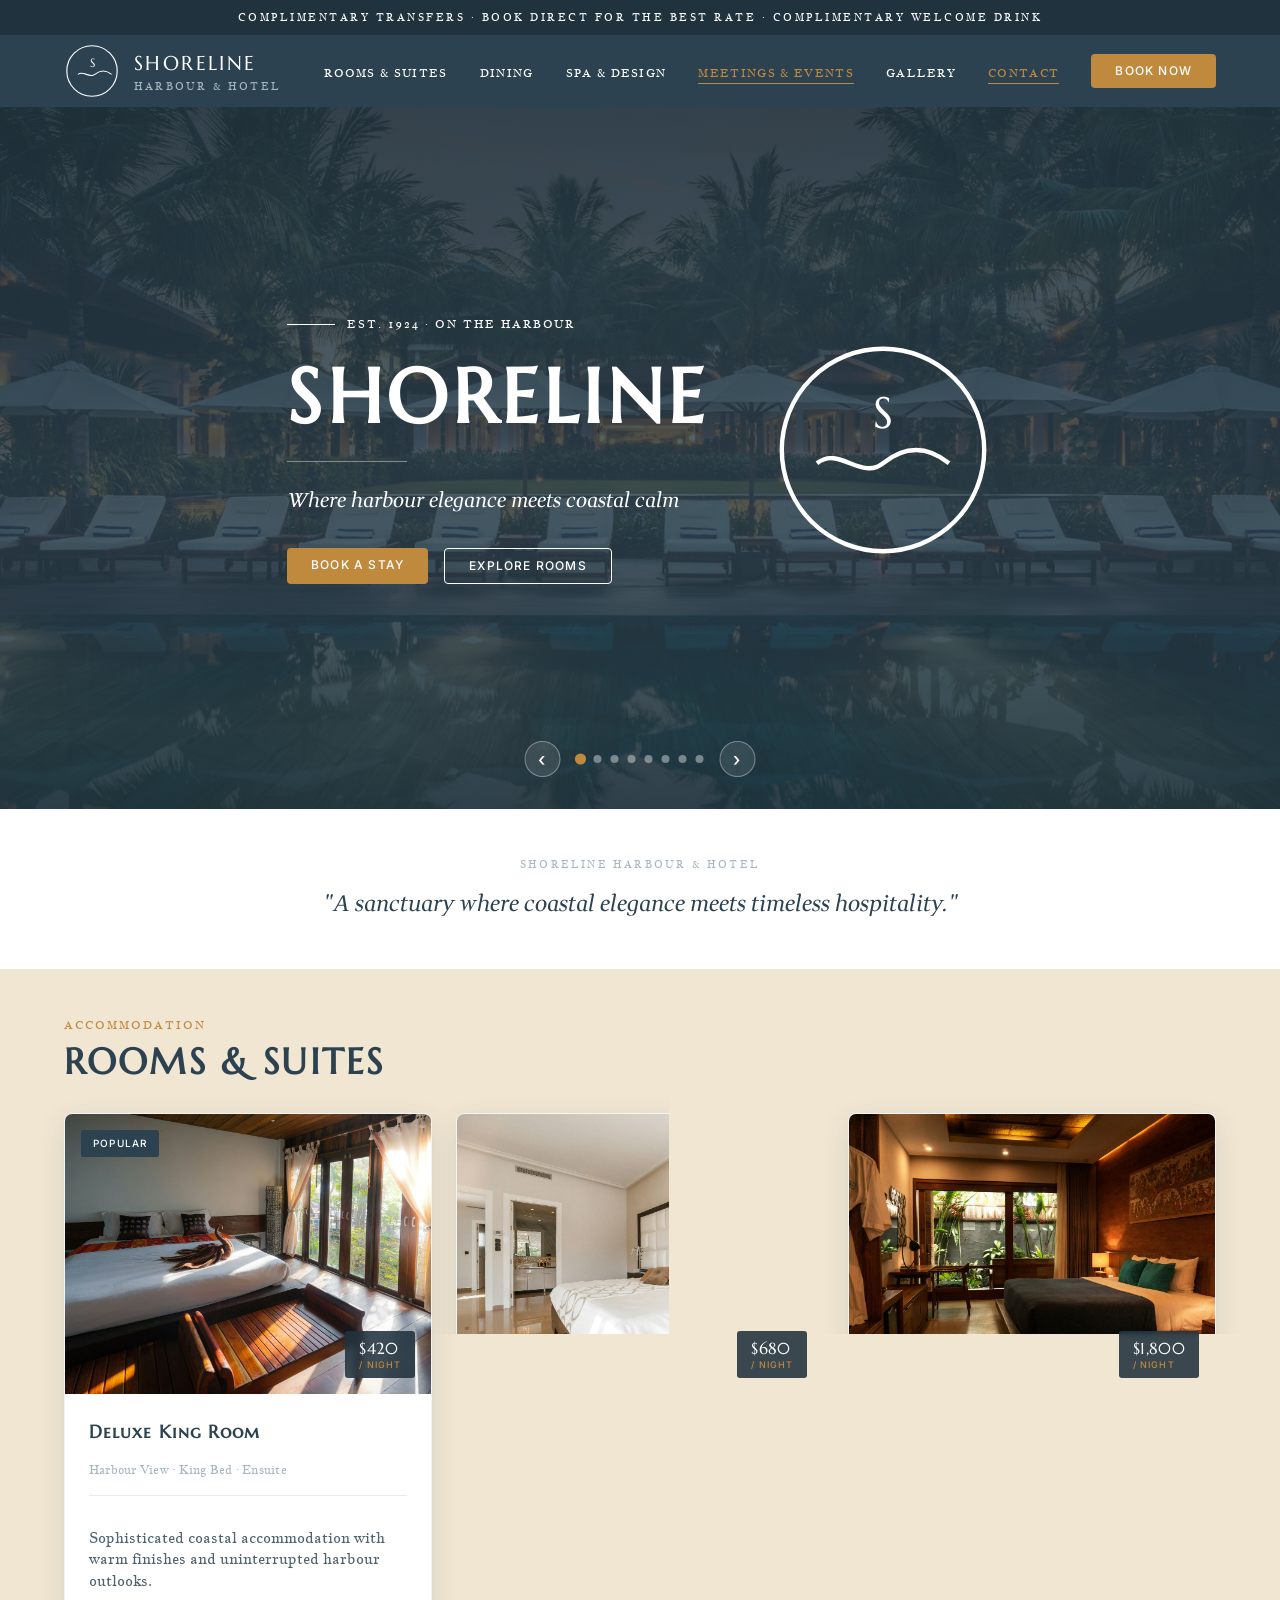
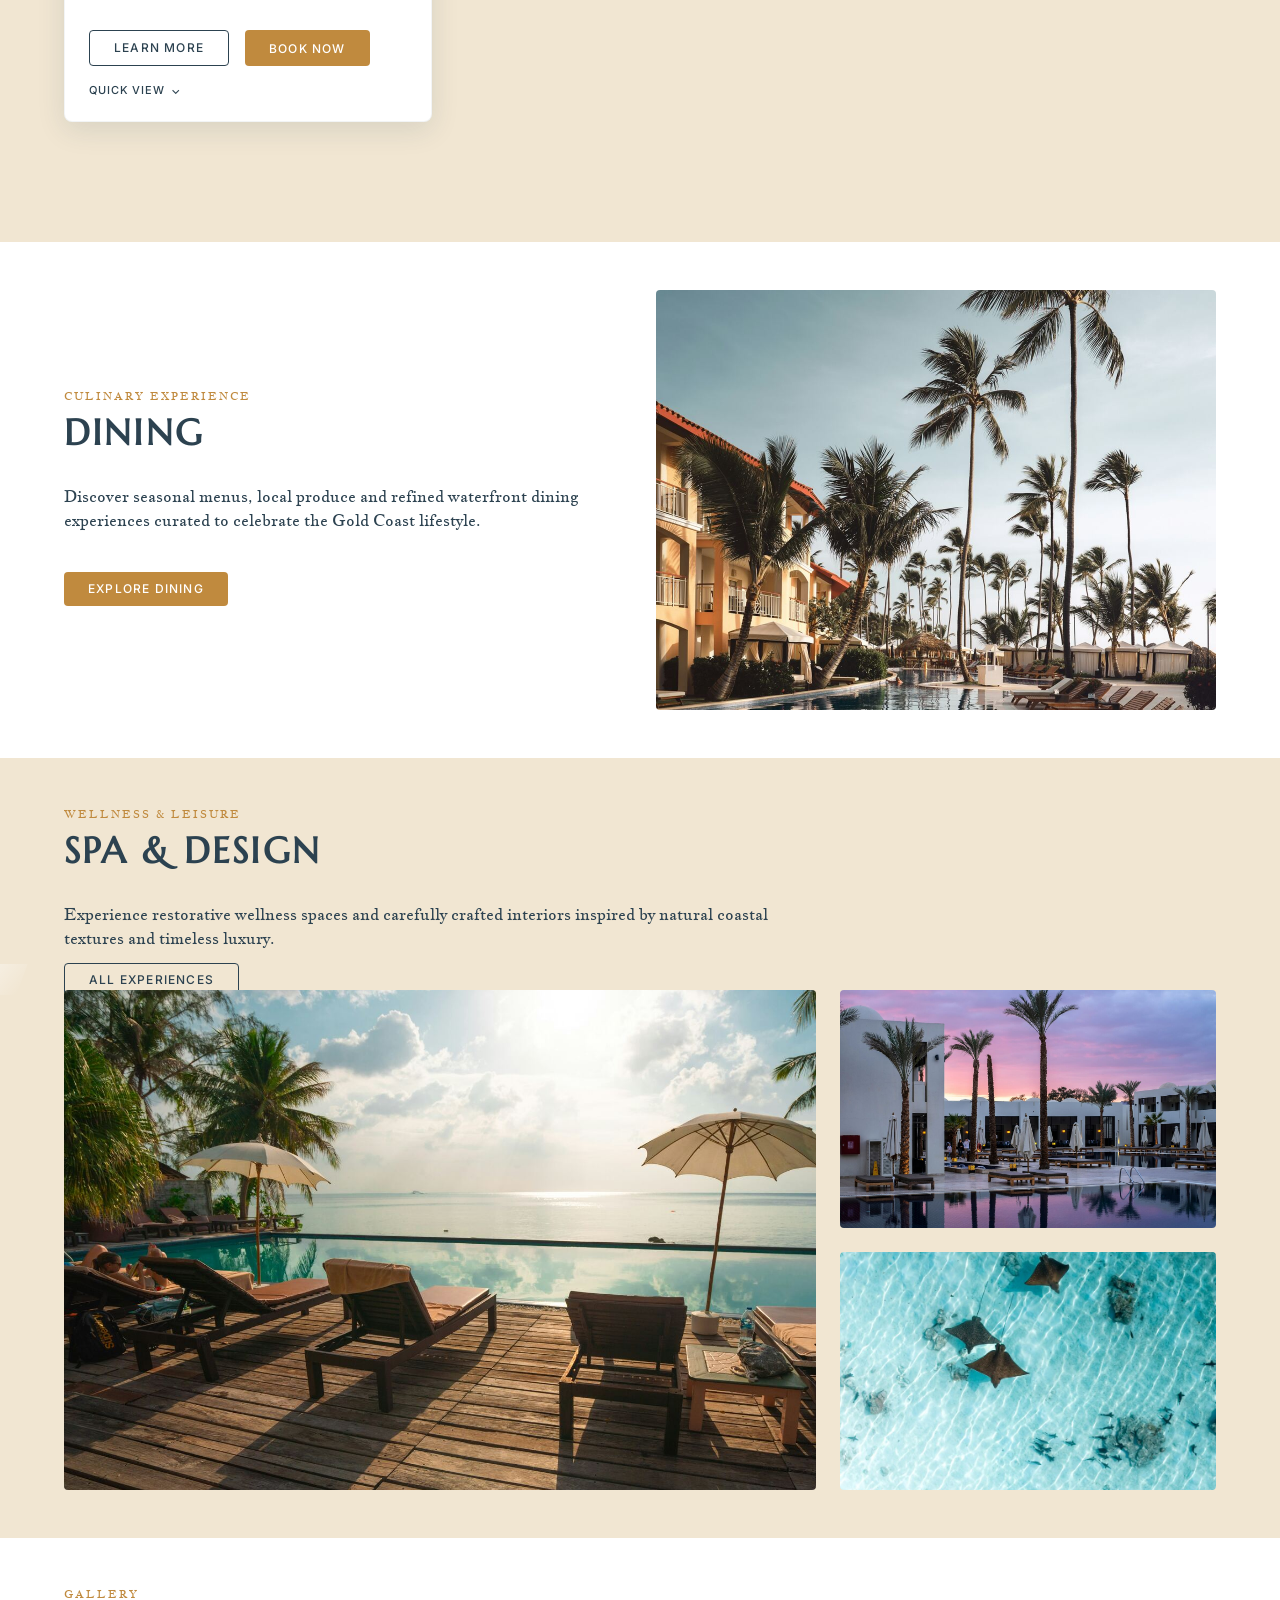
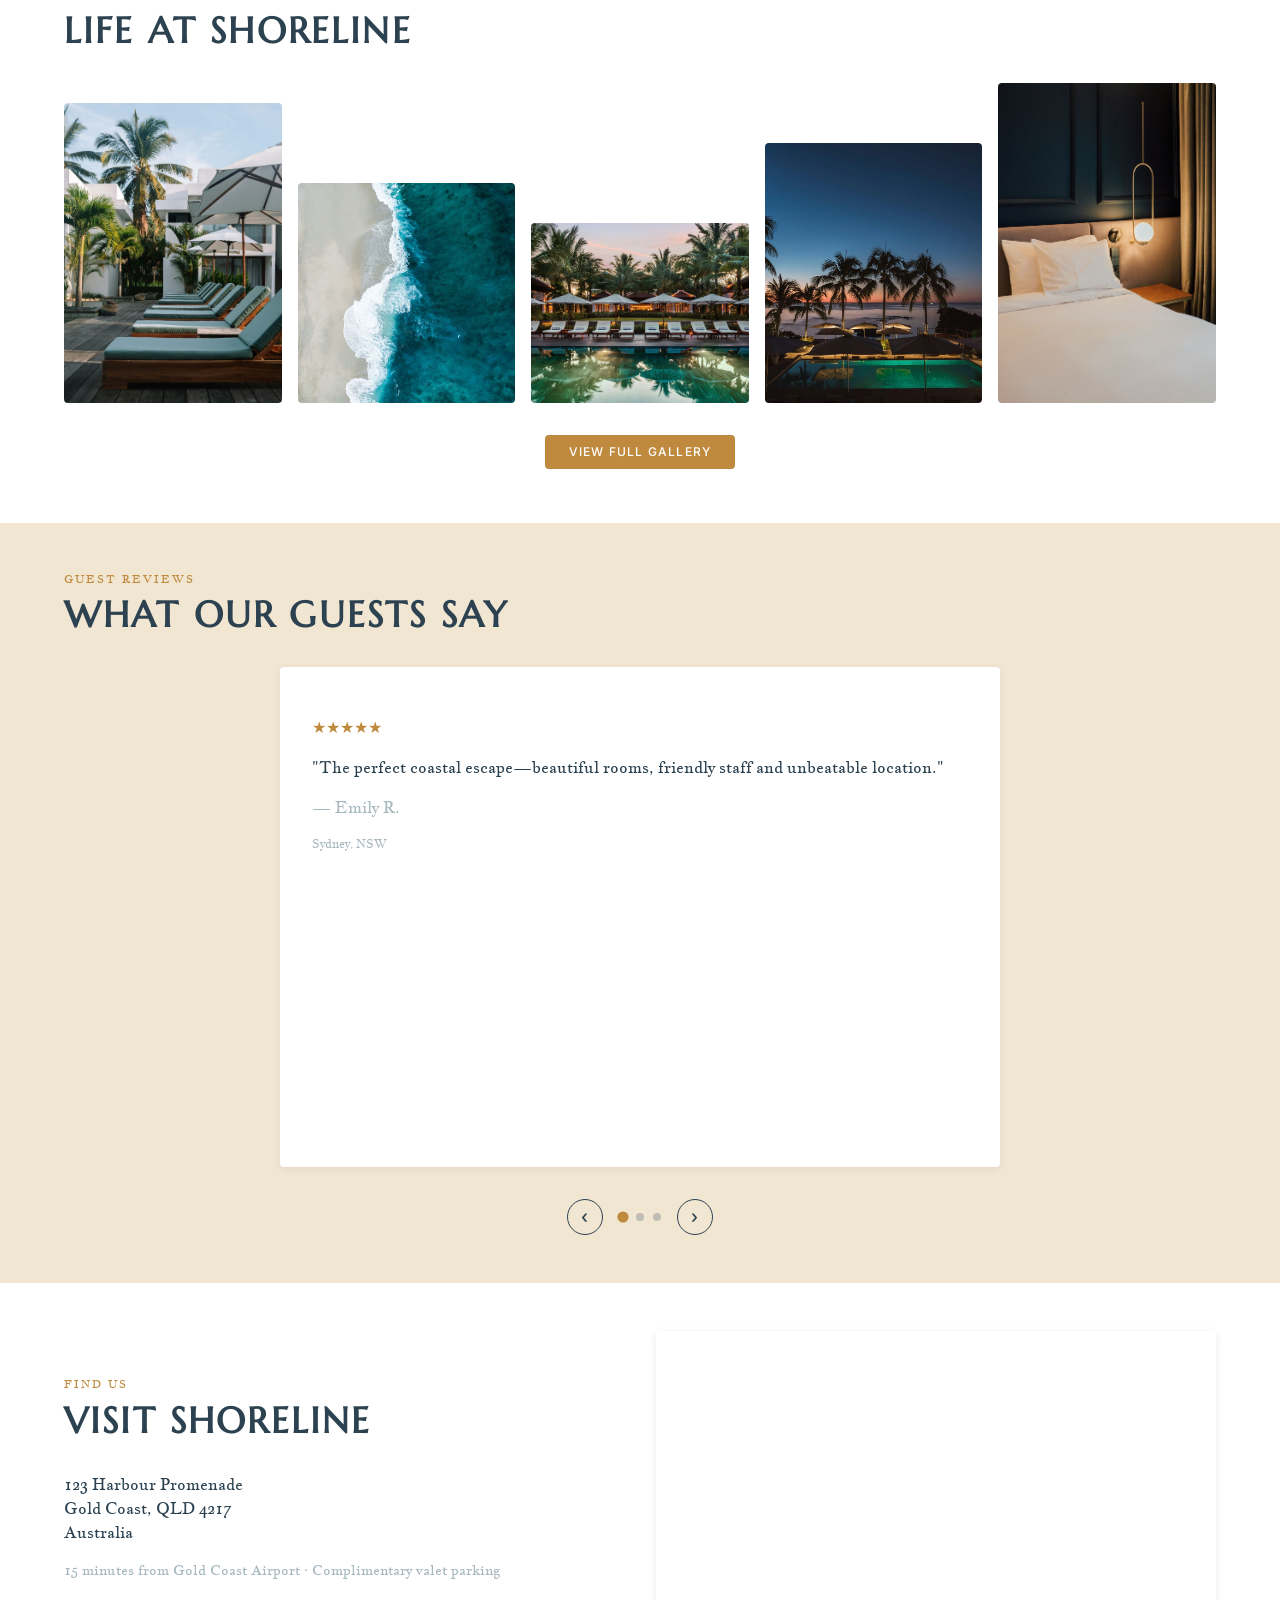
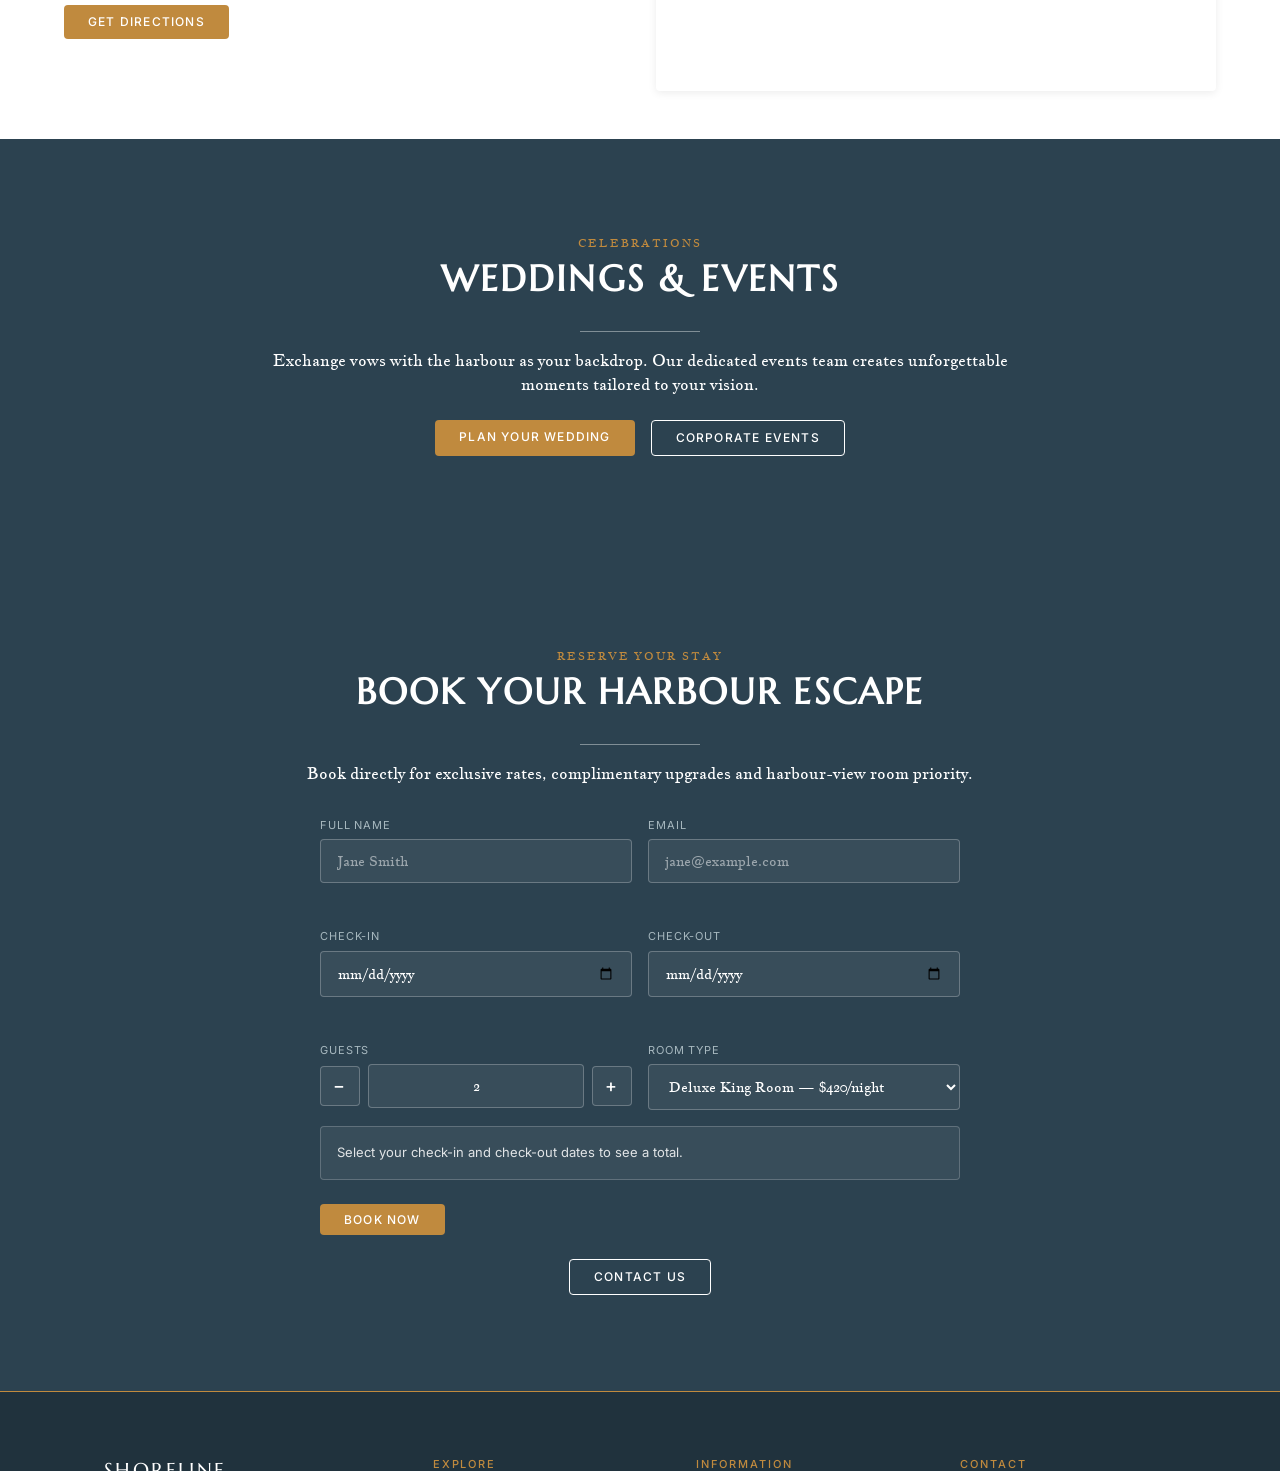
<file: index.html>
<!DOCTYPE html>
<html lang="en">
<head>
  <meta charset="UTF-8">
  <meta name="viewport" content="width=device-width, initial-scale=1">
  <title>Shoreline Harbour & Hotel</title>
  <meta name="description" content="Boutique harbour-front hotel on the Gold Coast. Book rooms & suites, dine waterfront, and unwind at our spa — reserve directly for the best rate.">

  <link rel="icon" type="image/svg+xml" href="favicon.svg">
  <link rel="icon" type="image/png" sizes="32x32" href="favicon-32.png">
  <link rel="icon" type="image/png" sizes="16x16" href="favicon-16.png">
  <link rel="apple-touch-icon" href="apple-touch-icon.png">

  <meta property="og:type" content="website">
  <meta property="og:site_name" content="Shoreline Harbour & Hotel">
  <meta property="og:title" content="Shoreline Harbour & Hotel">
  <meta property="og:description" content="Boutique harbour-front hotel on the Gold Coast. Book rooms & suites, dine waterfront, and unwind at our spa — reserve directly for the best rate.">
  <meta property="og:image" content="og-image.jpg">
  <meta property="og:url" content="index.html">
  <meta name="twitter:card" content="summary_large_image">
  <meta name="twitter:title" content="Shoreline Harbour & Hotel">
  <meta name="twitter:description" content="Boutique harbour-front hotel on the Gold Coast. Book rooms & suites, dine waterfront, and unwind at our spa.">
  <meta name="twitter:image" content="og-image.jpg">

  <!-- Update "url"/"image" to absolute URLs once this site has a public domain -->
  <script type="application/ld+json">
  {
    "@context": "https://schema.org",
    "@type": "Hotel",
    "name": "Shoreline Harbour & Hotel",
    "description": "Boutique harbour-front hotel on the Gold Coast offering rooms & suites, waterfront dining and a poolside spa.",
    "image": "og-image.jpg",
    "url": "index.html",
    "priceRange": "$420-$1800",
    "address": {
      "@type": "PostalAddress",
      "streetAddress": "123 Harbour Promenade",
      "addressLocality": "Gold Coast",
      "addressRegion": "QLD",
      "postalCode": "4217",
      "addressCountry": "AU"
    },
    "geo": {
      "@type": "GeoCoordinates",
      "latitude": -27.9978,
      "longitude": 153.4310
    },
    "starRating": {
      "@type": "Rating",
      "ratingValue": "5"
    },
    "amenityFeature": [
      { "@type": "LocationFeatureSpecification", "name": "Free WiFi" },
      { "@type": "LocationFeatureSpecification", "name": "Spa" },
      { "@type": "LocationFeatureSpecification", "name": "Waterfront Dining" },
      { "@type": "LocationFeatureSpecification", "name": "Valet Parking" }
    ]
  }
  </script>

  <link rel="stylesheet" href="styles.css">
</head>
<body>

  <div id="scroll-progress"></div>

  <div class="announcement-bar">
    COMPLIMENTARY TRANSFERS · BOOK DIRECT FOR THE BEST RATE ·
    COMPLIMENTARY WELCOME DRINK
  </div>

  <header>

    <nav aria-label="Primary">

      <a href="#hero" class="logo">

        <div class="logo-icon">

          <svg viewBox="0 0 100 100" aria-hidden="true">
            <circle cx="50" cy="50" r="45" fill="none" stroke="currentColor" stroke-width="2"/>
            <path
              d="M25 56 C35 48,45 64,55 56
                 S75 48,85 56"
              fill="none"
              stroke="currentColor"
              stroke-width="2"
            />
            <text x="50" y="42" text-anchor="middle">S</text>
          </svg>

        </div>

        <div class="logo-text">
          <span class="logo-title">SHORELINE</span>
          <span class="logo-subtitle">HARBOUR &amp; HOTEL</span>
        </div>

      </a>

      <button class="nav-toggle" aria-label="Open menu" aria-expanded="false">
        <span></span>
        <span></span>
        <span></span>
      </button>

      <ul class="nav-links">
        <li><a href="rooms.html">Rooms &amp; Suites</a></li>
        <li><a href="#dining">Dining</a></li>
        <li><a href="#spa">Spa &amp; Design</a></li>
        <li><a href="#events">Meetings &amp; Events</a></li>
        <li><a href="gallery.html">Gallery</a></li>
        <li><a href="#events">Contact</a></li>
      </ul>

      <a href="#events" class="nav-book-btn">Book Now</a>

    </nav>

  </header>

  <main>

    <section id="hero">

      <div class="hero-slides" aria-hidden="true">
        <div class="hero-slide active" style="background-image:url('images/gallery-sunset-poolside.jpg')"></div>
        <div class="hero-slide" style="background-image:url('images/gallery-night-pool.jpg')"></div>
        <div class="hero-slide" style="background-image:url('images/spa-poolside.jpg')"></div>
        <div class="hero-slide" style="background-image:url('images/dining-terrace.jpg')"></div>
        <div class="hero-slide" style="background-image:url('images/gallery-aerial-beach.jpg')"></div>
        <div class="hero-slide" style="background-image:url('images/spa-sunset-lounge.jpg')"></div>
        <div class="hero-slide" style="background-image:url('images/gallery-resort-loungers.jpg')"></div>
        <div class="hero-slide" style="background-image:url('images/spa-stingray-lagoon.jpg')"></div>
      </div>
      <div class="hero-overlay" aria-hidden="true"></div>

      <div class="hero-controls">
        <button class="hero-arrow hero-arrow-prev" aria-label="Previous photo">‹</button>
        <div class="hero-dots" role="tablist" aria-label="Hero photo selector">
          <button class="hero-dot active" role="tab" aria-selected="true" aria-label="Show photo 1 of 8"></button>
          <button class="hero-dot" role="tab" aria-selected="false" aria-label="Show photo 2 of 8"></button>
          <button class="hero-dot" role="tab" aria-selected="false" aria-label="Show photo 3 of 8"></button>
          <button class="hero-dot" role="tab" aria-selected="false" aria-label="Show photo 4 of 8"></button>
          <button class="hero-dot" role="tab" aria-selected="false" aria-label="Show photo 5 of 8"></button>
          <button class="hero-dot" role="tab" aria-selected="false" aria-label="Show photo 6 of 8"></button>
          <button class="hero-dot" role="tab" aria-selected="false" aria-label="Show photo 7 of 8"></button>
          <button class="hero-dot" role="tab" aria-selected="false" aria-label="Show photo 8 of 8"></button>
        </div>
        <button class="hero-arrow hero-arrow-next" aria-label="Next photo">›</button>
      </div>

      <div class="container hero-layout">

        <div class="hero-content">

          <div class="hero-label">
            <span class="hero-line"></span>
            EST. 1924 · ON THE HARBOUR
          </div>

          <h1>SHORELINE</h1>

          <hr class="hero-divider">

          <p class="tagline">
            Where harbour elegance meets coastal calm
          </p>

          <div class="hero-buttons">
            <a href="#events" class="nav-book-btn">Book a Stay</a>
            <a href="rooms.html" class="outline-button">Explore Rooms</a>
          </div>

        </div>

        <div class="hero-emblem">

          <svg viewBox="0 0 100 100" aria-hidden="true">
            <circle cx="50" cy="50" r="46" fill="none" stroke="currentColor" stroke-width="2"/>
            <path
              d="M20 56
                 C30 48,40 64,50 56
                 S70 48,80 56"
              fill="none"
              stroke="currentColor"
              stroke-width="2"
            />
            <text x="50" y="40" text-anchor="middle">S</text>
          </svg>

        </div>

      </div>

    </section>

    <section id="quote-band">

      <div class="container">
        <p class="quote-band-label">SHORELINE HARBOUR &amp; HOTEL</p>
        <p class="quote-band-text reveal">
          "A sanctuary where coastal elegance meets timeless hospitality."
        </p>
      </div>

    </section>

    <section id="rooms">

      <div class="container">

        <div class="section-label">Accommodation</div>
        <h2>Rooms & Suites</h2>

        <div class="rooms-grid reveal-grid">

          <article class="room-card reveal">
            <div class="image-placeholder">
              <img src="images/deluxe-king-room.jpg" alt="Deluxe King Room with harbour view" loading="lazy" width="1400" height="933">
              <span class="room-badge">Popular</span>
              <span class="room-price-badge">$420<span class="per-night">/ Night</span></span>
            </div>
            <div class="room-card-body">
              <h3>Deluxe King Room</h3>
              <p class="room-meta">Harbour View · King Bed · Ensuite</p>
              <p>
                Sophisticated coastal accommodation with warm finishes and
                uninterrupted harbour outlooks.
              </p>

              <div class="button-group">
                <a href="rooms.html#room-deluxe" class="btn-outline">Learn More</a>
                <button class="book-room-btn" data-room="Deluxe King Room">Book Now</button>
              </div>

              <button class="quick-view-toggle" aria-expanded="false">
                Quick View <span class="chevron">⌄</span>
              </button>
              <ul class="quick-view-amenities">
                <li>Free WiFi</li>
                <li>Air Conditioning</li>
                <li>Mini Bar</li>
                <li>Smart TV</li>
              </ul>
            </div>
          </article>

          <article class="room-card reveal">
            <div class="image-placeholder">
              <img src="images/junior-suite-room.jpg" alt="Junior Suite lounge area" loading="lazy" width="1400" height="933">
              <span class="room-badge">Best Value</span>
              <span class="room-price-badge">$680<span class="per-night">/ Night</span></span>
            </div>
            <div class="room-card-body">
              <h3>Junior Suite</h3>
              <p class="room-meta">Lounge Area · Premium Views · Ensuite</p>
              <p>
                Spacious suite designed for extended stays with refined luxury
                throughout.
              </p>

              <div class="button-group">
                <a href="rooms.html#room-junior" class="btn-outline">Learn More</a>
                <button class="book-room-btn" data-room="Junior Suite">Book Now</button>
              </div>

              <button class="quick-view-toggle" aria-expanded="false">
                Quick View <span class="chevron">⌄</span>
              </button>
              <ul class="quick-view-amenities">
                <li>Free WiFi</li>
                <li>Separate Lounge</li>
                <li>Nespresso Machine</li>
                <li>Bathrobe &amp; Slippers</li>
              </ul>
            </div>
          </article>

          <article class="room-card reveal">
            <div class="image-placeholder">
              <img src="images/penthouse-suite-room.jpg" alt="Penthouse Suite with private terrace" loading="lazy" width="1400" height="933">
              <span class="room-badge">Signature</span>
              <span class="room-price-badge">$1,800<span class="per-night">/ Night</span></span>
            </div>
            <div class="room-card-body">
              <h3>Penthouse Suite</h3>
              <p class="room-meta">Private Terrace · Harbour Panorama · Luxury Bath</p>
              <p>
                The ultimate Shoreline experience with expansive interiors and
                signature services.
              </p>

              <div class="button-group">
                <a href="rooms.html#room-penthouse" class="btn-outline">Learn More</a>
                <button class="book-room-btn" data-room="Penthouse Suite">Book Now</button>
              </div>

              <button class="quick-view-toggle" aria-expanded="false">
                Quick View <span class="chevron">⌄</span>
              </button>
              <ul class="quick-view-amenities">
                <li>Private Terrace</li>
                <li>Butler Service</li>
                <li>Complimentary Breakfast</li>
                <li>Full Mini Bar</li>
              </ul>
            </div>
          </article>

        </div>

        <div class="section-cta">
          <a href="rooms.html" class="section-link">View All Rooms</a>
        </div>

      </div>

    </section>

    <section id="dining">

      <div class="container dining-layout">

        <div class="reveal">

          <div class="section-label">Culinary Experience</div>
          <h2>Dining</h2>

          <p>
            Discover seasonal menus, local produce and refined waterfront
            dining experiences curated to celebrate the Gold Coast lifestyle.
          </p>

          <a href="#dining" class="section-link section-btn">Explore Dining</a>

        </div>

        <div class="image-placeholder large-image reveal"><img src="images/dining-terrace.jpg" alt="Waterfront dining terrace at Shoreline" loading="lazy" width="1120" height="1400"></div>

      </div>

    </section>

    <section id="spa">

      <div class="container">

        <div class="section-label">Wellness & Leisure</div>
        <h2>Spa & Design</h2>

        <p class="section-intro">
          Experience restorative wellness spaces and carefully crafted
          interiors inspired by natural coastal textures and timeless luxury.
        </p>

        <a href="gallery.html" class="outline-dark section-btn">All Experiences</a>

        <div class="spa-grid">

          <div class="image-placeholder spa-large reveal"><img src="images/spa-poolside.jpg" alt="Poolside spa area" loading="lazy" width="1400" height="1120"></div>

          <div class="spa-side reveal-grid">
            <div class="image-placeholder spa-small reveal"><img src="images/spa-sunset-lounge.jpg" alt="Sunset spa lounge" loading="lazy" width="1400" height="933"></div>
            <div class="image-placeholder spa-small reveal"><img src="images/spa-stingray-lagoon.jpg" alt="Stingray lagoon spa" loading="lazy" width="894" height="1400"></div>
          </div>

        </div>

      </div>

    </section>

    <section id="gallery">

      <div class="container">

        <div class="section-label">Gallery</div>
        <h2>Life at Shoreline</h2>

        <div class="gallery-grid reveal-grid">

          <div class="image-placeholder reveal"><img src="images/gallery-resort-loungers.jpg" alt="Resort loungers" loading="lazy" width="1120" height="1400"></div>
          <div class="image-placeholder reveal"><img src="images/gallery-aerial-beach.jpg" alt="Aerial view of the beach" loading="lazy" width="787" height="1400"></div>
          <div class="image-placeholder reveal"><img src="images/gallery-sunset-poolside.jpg" alt="Sunset by the poolside" loading="lazy" width="1400" height="933"></div>
          <div class="image-placeholder reveal"><img src="images/gallery-night-pool.jpg" alt="Pool at night" loading="lazy" width="1400" height="935"></div>
          <div class="image-placeholder reveal"><img src="images/gallery-bedside-lamp.jpg" alt="Bedside lamp detail" loading="lazy" width="934" height="1400"></div>

        </div>

        <div class="section-cta">
          <a href="gallery.html" class="section-link">View Full Gallery</a>
        </div>

      </div>

    </section>

    <section id="testimonials">

      <div class="container">

        <div class="section-label">Guest Reviews</div>
        <h2>What Our Guests Say</h2>

        <div class="testimonial-carousel reveal">

          <div class="testimonial-track">

            <article class="testimonial-card active">
              <p class="star-rating">★★★★★</p>
              <blockquote>
                "The perfect coastal escape—beautiful rooms,
                friendly staff and unbeatable location."
              </blockquote>
              <p class="guest-name">— Emily R.</p>
              <p class="guest-location">Sydney, NSW</p>
            </article>

            <article class="testimonial-card">
              <p class="star-rating">★★★★☆</p>
              <blockquote>
                "Loved the rooftop pool and the relaxed boutique vibe.
                We'll definitely be back."
              </blockquote>
              <p class="guest-name">— Daniel K.</p>
              <p class="guest-location">Melbourne, VIC</p>
            </article>

            <article class="testimonial-card">
              <p class="star-rating">★★★★★</p>
              <blockquote>
                "Thoughtful details everywhere from the décor to the service.
                Felt truly looked after."
              </blockquote>
              <p class="guest-name">— Sophia L.</p>
              <p class="guest-location">London, UK</p>
            </article>

          </div>

          <div class="testimonial-controls">
            <button class="carousel-arrow carousel-prev" aria-label="Previous review">‹</button>
            <div class="carousel-dots" role="tablist" aria-label="Guest review selector">
              <button class="carousel-dot active" role="tab" aria-selected="true" aria-label="Show review 1 of 3"></button>
              <button class="carousel-dot" role="tab" aria-selected="false" aria-label="Show review 2 of 3"></button>
              <button class="carousel-dot" role="tab" aria-selected="false" aria-label="Show review 3 of 3"></button>
            </div>
            <button class="carousel-arrow carousel-next" aria-label="Next review">›</button>
          </div>

        </div>

      </div>

    </section>

    <section id="location">

      <div class="container location-layout">

        <div class="reveal">

          <div class="section-label">Find Us</div>
          <h2>Visit Shoreline</h2>

          <p>
            123 Harbour Promenade<br>
            Gold Coast, QLD 4217<br>
            Australia
          </p>

          <p class="location-meta">
            15 minutes from Gold Coast Airport · Complimentary valet parking
          </p>

          <a
            href="https://maps.google.com/?q=-27.9978,153.4310"
            target="_blank"
            rel="noopener"
            class="section-link"
          >Get Directions</a>

        </div>

        <div class="map-embed reveal">
          <iframe
            src="https://maps.google.com/maps?q=-27.9978,153.4310&z=16&output=embed"
            title="Map showing Shoreline Harbour & Hotel's location on the Gold Coast"
            loading="lazy"
            referrerpolicy="no-referrer-when-downgrade"
          ></iframe>
        </div>

      </div>

    </section>

    <section id="weddings">

      <div class="container weddings-content">

        <div class="section-label">Celebrations</div>

        <h2>Weddings & Events</h2>

        <hr class="events-divider">

        <p>
          Exchange vows with the harbour as your backdrop. Our dedicated
          events team creates unforgettable moments tailored to your vision.
        </p>

        <div class="hero-buttons weddings-buttons">
          <a href="mailto:reservations@shoreline.com.au?subject=Wedding%20Enquiry" class="nav-book-btn">Plan Your Wedding</a>
          <a href="mailto:reservations@shoreline.com.au?subject=Corporate%20Event%20Enquiry" class="outline-button">Corporate Events</a>
        </div>

      </div>

    </section>

    <section id="events">

      <div class="container events-content">

        <div class="events-label">RESERVE YOUR STAY</div>

        <h2>Book Your Harbour Escape</h2>

        <hr class="events-divider">

        <p>
          Book directly for exclusive rates, complimentary upgrades and
          harbour-view room priority.
        </p>

        <form class="booking-form" id="booking-form" novalidate>

          <div>
            <label for="booking-name">Full Name</label>
            <input type="text" id="booking-name" name="name" placeholder="Jane Smith" autocomplete="name">
            <p class="field-error" data-error-for="booking-name"></p>
          </div>

          <div>
            <label for="booking-email">Email</label>
            <input type="email" id="booking-email" name="email" placeholder="jane@example.com" autocomplete="email">
            <p class="field-error" data-error-for="booking-email"></p>
          </div>

          <div>
            <label for="booking-checkin">Check-In</label>
            <input type="date" id="booking-checkin" name="checkin" autocomplete="off">
            <p class="field-error" data-error-for="booking-checkin"></p>
          </div>

          <div>
            <label for="booking-checkout">Check-Out</label>
            <input type="date" id="booking-checkout" name="checkout" autocomplete="off">
            <p class="field-error" data-error-for="booking-checkout"></p>
          </div>

          <div>
            <label for="booking-guests">Guests</label>
            <div class="guest-stepper">
              <button type="button" class="stepper-btn stepper-decrease" aria-label="Decrease guests">−</button>
              <input type="number" id="booking-guests" name="guests" value="2" min="1" max="8" readonly inputmode="numeric" aria-live="polite">
              <button type="button" class="stepper-btn stepper-increase" aria-label="Increase guests">+</button>
            </div>
          </div>

          <div>
            <label for="booking-room">Room Type</label>
            <select id="booking-room" name="room">
              <option value="Deluxe King Room">Deluxe King Room — $420/night</option>
              <option value="Junior Suite">Junior Suite — $680/night</option>
              <option value="Penthouse Suite">Penthouse Suite — $1,800/night</option>
            </select>
          </div>

          <div class="field-full booking-summary" id="booking-summary" aria-live="polite">
            <span class="booking-summary-detail" id="booking-summary-detail">Select your check-in and check-out dates to see a total.</span>
            <span class="booking-summary-total" id="booking-summary-total"></span>
          </div>

          <div class="field-full">
            <button type="submit" class="booking-submit">Book Now</button>
          </div>

          <div class="booking-confirmation" id="booking-confirmation" role="status" aria-live="polite"></div>

        </form>

        <div class="hero-buttons events-buttons">
          <a href="mailto:reservations@shoreline.com.au" class="outline-button">Contact Us</a>
        </div>

      </div>

    </section>

  </main>

  <footer>

    <div class="footer-top">

      <div class="footer-brand">
        <div class="footer-logo">
          <span class="logo-title">SHORELINE</span>
          <span class="logo-subtitle">HARBOUR &amp; HOTEL</span>
        </div>
        <p class="footer-address">
          123 Harbour Promenade<br>
          Gold Coast, QLD 4217<br>
          Australia
        </p>
      </div>

      <nav class="footer-col">
        <h3>Explore</h3>
        <ul>
          <li><a href="rooms.html">Rooms &amp; Suites</a></li>
          <li><a href="#dining">Dining</a></li>
          <li><a href="#spa">Spa &amp; Design</a></li>
          <li><a href="#events">Meetings &amp; Events</a></li>
          <li><a href="gallery.html">Gallery</a></li>
        </ul>
      </nav>

      <nav class="footer-col">
        <h3>Information</h3>
        <ul>
          <li><a href="#events">Contact</a></li>
          <li><a href="#">Careers</a></li>
          <li><a href="#">Press</a></li>
          <li><a href="#">Accessibility</a></li>
          <li><a href="#">Privacy Policy</a></li>
        </ul>
      </nav>

      <div class="footer-col">
        <h3>Contact</h3>
        <p>reservations@shoreline.com.au</p>
        <p>+61 7 XXXX XXXX</p>

        <h3 class="footer-follow">Follow Us</h3>
        <div class="footer-social">
          <a href="#" aria-label="Instagram">IG</a>
          <a href="#" aria-label="Facebook">FB</a>
          <a href="#" aria-label="Twitter">TW</a>
          <a href="#" aria-label="LinkedIn">LI</a>
        </div>
      </div>

    </div>

    <div class="footer-bottom">
      <p>&copy; 2024 Shoreline Harbour & Hotel. All rights reserved.</p>
      <p class="footer-collection">Member of the Shoreline Collection</p>
    </div>

  </footer>

  <button id="back-to-top" aria-label="Back to top">↑</button>

  <div class="mobile-book-bar">
    <span class="mobile-book-bar-info">From<strong>$420/night</strong></span>
    <a href="#events" class="nav-book-btn">Book Now</a>
  </div>

  <script src="script.js"></script>

</body>
</html>
</file>
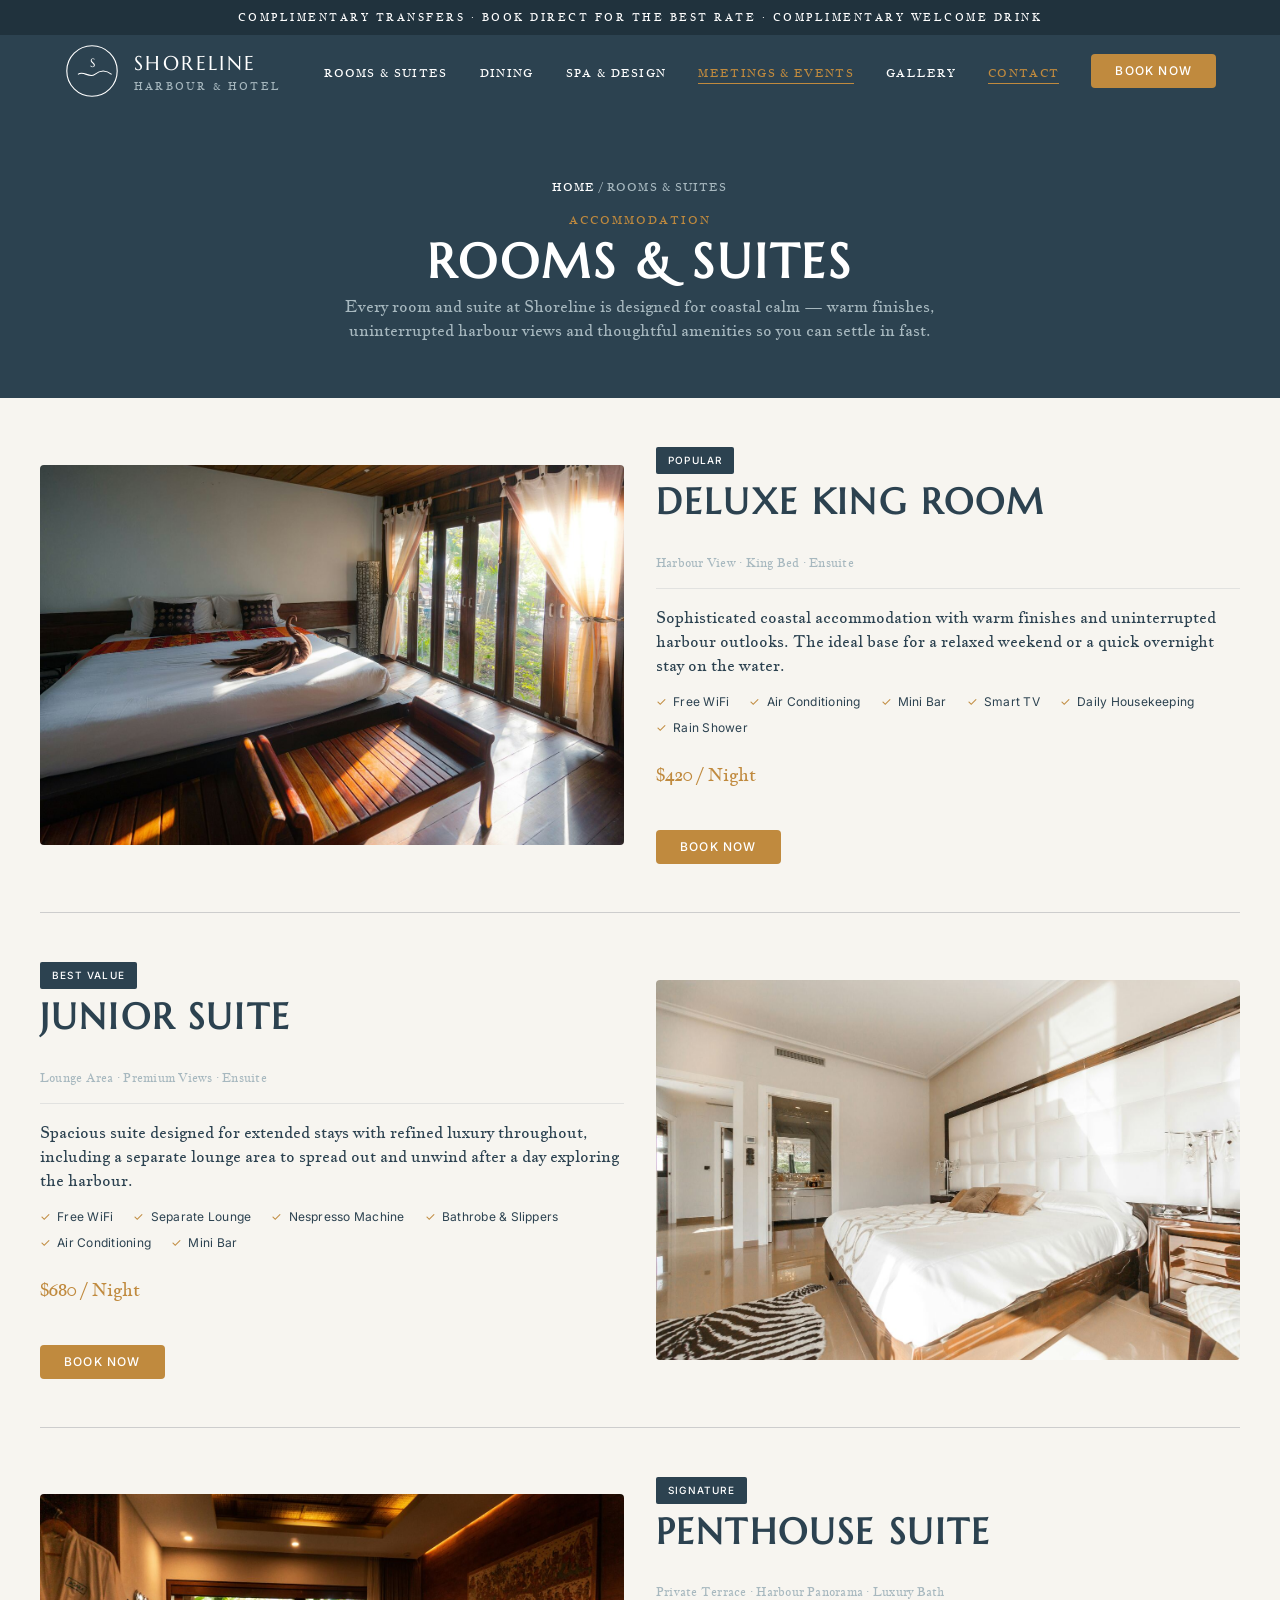
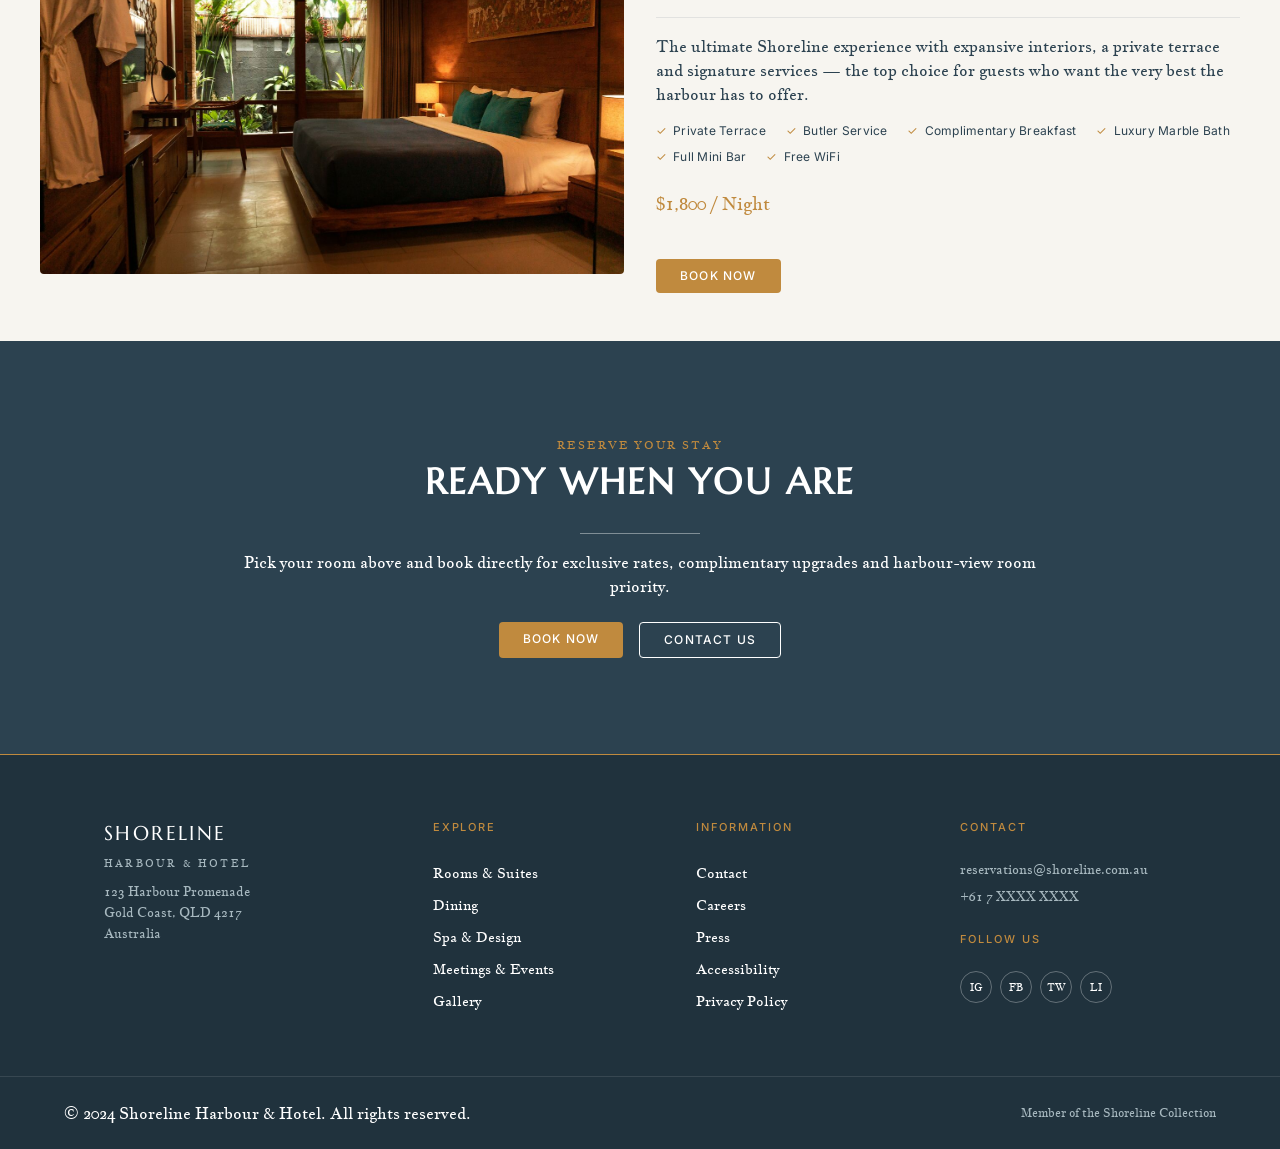
<file: rooms.html>
<!DOCTYPE html>
<html lang="en">
<head>
  <meta charset="UTF-8">
  <meta name="viewport" content="width=device-width, initial-scale=1">
  <title>Rooms & Suites | Shoreline Harbour & Hotel</title>
  <meta name="description" content="Explore Shoreline's Deluxe King Room, Junior Suite and Penthouse Suite — harbour views, refined interiors, and direct booking for the best rate.">

  <link rel="icon" type="image/svg+xml" href="favicon.svg">
  <link rel="icon" type="image/png" sizes="32x32" href="favicon-32.png">
  <link rel="icon" type="image/png" sizes="16x16" href="favicon-16.png">
  <link rel="apple-touch-icon" href="apple-touch-icon.png">

  <meta property="og:type" content="website">
  <meta property="og:site_name" content="Shoreline Harbour & Hotel">
  <meta property="og:title" content="Rooms & Suites | Shoreline Harbour & Hotel">
  <meta property="og:description" content="Explore Shoreline's Deluxe King Room, Junior Suite and Penthouse Suite — harbour views, refined interiors, and direct booking for the best rate.">
  <meta property="og:image" content="og-image.jpg">
  <meta property="og:url" content="rooms.html">
  <meta name="twitter:card" content="summary_large_image">
  <meta name="twitter:title" content="Rooms & Suites | Shoreline Harbour & Hotel">
  <meta name="twitter:description" content="Explore Shoreline's Deluxe King Room, Junior Suite and Penthouse Suite — harbour views and refined interiors.">
  <meta name="twitter:image" content="og-image.jpg">

  <link rel="stylesheet" href="styles.css">
</head>
<body>

  <div id="scroll-progress"></div>

  <div class="announcement-bar">
    COMPLIMENTARY TRANSFERS · BOOK DIRECT FOR THE BEST RATE ·
    COMPLIMENTARY WELCOME DRINK
  </div>

  <header>

    <nav aria-label="Primary">

      <a href="index.html#hero" class="logo">

        <div class="logo-icon">

          <svg viewBox="0 0 100 100" aria-hidden="true">
            <circle cx="50" cy="50" r="45" fill="none" stroke="currentColor" stroke-width="2"/>
            <path
              d="M25 56 C35 48,45 64,55 56
                 S75 48,85 56"
              fill="none"
              stroke="currentColor"
              stroke-width="2"
            />
            <text x="50" y="42" text-anchor="middle">S</text>
          </svg>

        </div>

        <div class="logo-text">
          <span class="logo-title">SHORELINE</span>
          <span class="logo-subtitle">HARBOUR &amp; HOTEL</span>
        </div>

      </a>

      <button class="nav-toggle" aria-label="Open menu" aria-expanded="false">
        <span></span>
        <span></span>
        <span></span>
      </button>

      <ul class="nav-links">
        <li><a href="rooms.html" aria-current="page">Rooms &amp; Suites</a></li>
        <li><a href="index.html#dining">Dining</a></li>
        <li><a href="index.html#spa">Spa &amp; Design</a></li>
        <li><a href="index.html#events">Meetings &amp; Events</a></li>
        <li><a href="gallery.html">Gallery</a></li>
        <li><a href="index.html#events">Contact</a></li>
      </ul>

      <a href="index.html#events" class="nav-book-btn">Book Now</a>

    </nav>

  </header>

  <main>

    <section class="page-hero">
      <div class="container">
        <div class="breadcrumb"><a href="index.html">Home</a> / Rooms &amp; Suites</div>
        <div class="section-label">Accommodation</div>
        <h1>Rooms &amp; Suites</h1>
        <p>
          Every room and suite at Shoreline is designed for coastal calm — warm
          finishes, uninterrupted harbour views and thoughtful amenities so
          you can settle in fast.
        </p>
      </div>
    </section>

    <section id="rooms-list">
      <div class="container">

        <div class="room-detail reveal" id="room-deluxe">
          <div class="image-placeholder room-detail-image"><img src="images/deluxe-king-room.jpg" alt="Deluxe King Room with harbour view" loading="lazy" width="1400" height="933"></div>
          <div class="room-detail-info">
            <span class="room-badge">Popular</span>
            <h2>Deluxe King Room</h2>
            <p class="room-meta">Harbour View · King Bed · Ensuite</p>
            <p>
              Sophisticated coastal accommodation with warm finishes and
              uninterrupted harbour outlooks. The ideal base for a relaxed
              weekend or a quick overnight stay on the water.
            </p>
            <ul class="room-detail-amenities">
              <li>Free WiFi</li>
              <li>Air Conditioning</li>
              <li>Mini Bar</li>
              <li>Smart TV</li>
              <li>Daily Housekeeping</li>
              <li>Rain Shower</li>
            </ul>
            <p class="price">$420 / Night</p>
            <div class="button-group">
              <a href="index.html?room=Deluxe%20King%20Room#events" class="nav-book-btn">Book Now</a>
            </div>
          </div>
        </div>

        <div class="room-detail reverse reveal" id="room-junior">
          <div class="image-placeholder room-detail-image"><img src="images/junior-suite-room.jpg" alt="Junior Suite lounge area" loading="lazy" width="1400" height="933"></div>
          <div class="room-detail-info">
            <span class="room-badge">Best Value</span>
            <h2>Junior Suite</h2>
            <p class="room-meta">Lounge Area · Premium Views · Ensuite</p>
            <p>
              Spacious suite designed for extended stays with refined luxury
              throughout, including a separate lounge area to spread out and
              unwind after a day exploring the harbour.
            </p>
            <ul class="room-detail-amenities">
              <li>Free WiFi</li>
              <li>Separate Lounge</li>
              <li>Nespresso Machine</li>
              <li>Bathrobe &amp; Slippers</li>
              <li>Air Conditioning</li>
              <li>Mini Bar</li>
            </ul>
            <p class="price">$680 / Night</p>
            <div class="button-group">
              <a href="index.html?room=Junior%20Suite#events" class="nav-book-btn">Book Now</a>
            </div>
          </div>
        </div>

        <div class="room-detail reveal" id="room-penthouse">
          <div class="image-placeholder room-detail-image"><img src="images/penthouse-suite-room.jpg" alt="Penthouse Suite with private terrace" loading="lazy" width="1400" height="933"></div>
          <div class="room-detail-info">
            <span class="room-badge">Signature</span>
            <h2>Penthouse Suite</h2>
            <p class="room-meta">Private Terrace · Harbour Panorama · Luxury Bath</p>
            <p>
              The ultimate Shoreline experience with expansive interiors,
              a private terrace and signature services — the top choice for
              guests who want the very best the harbour has to offer.
            </p>
            <ul class="room-detail-amenities">
              <li>Private Terrace</li>
              <li>Butler Service</li>
              <li>Complimentary Breakfast</li>
              <li>Luxury Marble Bath</li>
              <li>Full Mini Bar</li>
              <li>Free WiFi</li>
            </ul>
            <p class="price">$1,800 / Night</p>
            <div class="button-group">
              <a href="index.html?room=Penthouse%20Suite#events" class="nav-book-btn">Book Now</a>
            </div>
          </div>
        </div>

      </div>
    </section>

    <section id="events">
      <div class="container events-content">
        <div class="events-label">RESERVE YOUR STAY</div>
        <h2>Ready When You Are</h2>
        <hr class="events-divider">
        <p>
          Pick your room above and book directly for exclusive rates,
          complimentary upgrades and harbour-view room priority.
        </p>
        <div class="hero-buttons events-buttons">
          <a href="index.html#events" class="nav-book-btn">Book Now</a>
          <a href="mailto:reservations@shoreline.com.au" class="outline-button">Contact Us</a>
        </div>
      </div>
    </section>

  </main>

  <footer>

    <div class="footer-top">

      <div class="footer-brand">
        <div class="footer-logo">
          <span class="logo-title">SHORELINE</span>
          <span class="logo-subtitle">HARBOUR &amp; HOTEL</span>
        </div>
        <p class="footer-address">
          123 Harbour Promenade<br>
          Gold Coast, QLD 4217<br>
          Australia
        </p>
      </div>

      <nav class="footer-col">
        <h3>Explore</h3>
        <ul>
          <li><a href="rooms.html">Rooms &amp; Suites</a></li>
          <li><a href="index.html#dining">Dining</a></li>
          <li><a href="index.html#spa">Spa &amp; Design</a></li>
          <li><a href="index.html#events">Meetings &amp; Events</a></li>
          <li><a href="gallery.html">Gallery</a></li>
        </ul>
      </nav>

      <nav class="footer-col">
        <h3>Information</h3>
        <ul>
          <li><a href="index.html#events">Contact</a></li>
          <li><a href="#">Careers</a></li>
          <li><a href="#">Press</a></li>
          <li><a href="#">Accessibility</a></li>
          <li><a href="#">Privacy Policy</a></li>
        </ul>
      </nav>

      <div class="footer-col">
        <h3>Contact</h3>
        <p>reservations@shoreline.com.au</p>
        <p>+61 7 XXXX XXXX</p>

        <h3 class="footer-follow">Follow Us</h3>
        <div class="footer-social">
          <a href="#" aria-label="Instagram">IG</a>
          <a href="#" aria-label="Facebook">FB</a>
          <a href="#" aria-label="Twitter">TW</a>
          <a href="#" aria-label="LinkedIn">LI</a>
        </div>
      </div>

    </div>

    <div class="footer-bottom">
      <p>&copy; 2024 Shoreline Harbour & Hotel. All rights reserved.</p>
      <p class="footer-collection">Member of the Shoreline Collection</p>
    </div>

  </footer>

  <button id="back-to-top" aria-label="Back to top">↑</button>

  <div class="mobile-book-bar">
    <span class="mobile-book-bar-info">From<strong>$420/night</strong></span>
    <a href="index.html#events" class="nav-book-btn">Book Now</a>
  </div>

  <script src="script.js"></script>

</body>
</html>
</file>
<file: styles.css>
@import url('https://fonts.googleapis.com/css2?family=Inter:wght@500&family=Jacques+Francois&family=Marcellus+SC&family=Wittgenstein:ital@0;1&display=swap');

/* Smooth cross-page transitions (index.html <-> rooms.html <-> gallery.html).
   Pure progressive enhancement: browsers without support (anything but
   recent Chrome/Edge) just ignore this and navigate normally - no JS,
   no fallback needed, nothing to break. */

@view-transition {
  navigation: auto;
}

::view-transition-old(root),
::view-transition-new(root) {
  animation-duration: 0.35s;
  animation-timing-function: ease;
}

@media (prefers-reduced-motion: reduce) {
  ::view-transition-old(root),
  ::view-transition-new(root) {
    animation: none;
  }
}

/* =========================================================
   TABLE OF CONTENTS
   (search for the ALL-CAPS heading to jump to a section)

   Variables & base reset ......... :root, *, html, body
   Scroll-reveal animation ........ .reveal / .reveal-grid
   Announcement bar
   Typography ...................... h1-h3, buttons, links
   Header + Navigation ............. header, nav, .logo, .nav-links
   Hero ............................ #hero, .hero-slide(s), .hero-controls
   Sections (shared) ............... section padding + cream/white rhythm
   Room cards ....................... .rooms-grid, .room-card, quick-view
   Dining ........................... .dining-layout
   Location ......................... .location-layout, .map-embed
   Spa .............................. .spa-grid
   Events ........................... #events, .booking-form, guest stepper
   Gallery (homepage preview) ...... .gallery-grid
   Photo frames ..................... .image-placeholder + hover zoom
   Testimonials ..................... .testimonial-carousel
   Footer
   SECTION DETAILS .................. labels, quote band, badges, weddings
   POLISH ............................ hover states, back-to-top, progress bar
   RESPONSIVE ........................ hamburger nav, tablet + mobile
   MOBILE QUICK-BOOKING BAR
   SUBPAGES .......................... rooms.html / gallery.html specifics
========================================================= */

:root {
  --color-primary: #2c4250;
  --color-accent: #c08a3e;
  --color-bg: #f7f5f0;
  --color-cream-deep: #f1e6d2;
  --color-white: #ffffff;
  --color-muted: #a7b8bf;
  --color-dark: #20323d;
  --color-border: #cdcdcd;
  --color-placeholder: #c9c3b5;

  --space-xs: 4px;
  --space-sm: 8px;
  --space-md: 16px;
  --space-lg: 24px;
  --space-xl: 32px;
  --space-2xl: 48px;
  --space-3xl: 64px;
}

*,
*::before,
*::after {
  box-sizing: border-box;
}

html {
  scroll-behavior: smooth;
}

body {
  margin: 0;
  background: var(--color-bg);
  color: var(--color-primary);
  font-family: "Jacques Francois", serif;
  line-height: 1.5;
}

img {
  display: block;
  width: 100%;
}

a {
  text-decoration: none;
  color: inherit;
}

.container {
  max-width: 1200px;
  margin: 0 auto;
}

/* =======================
   Scroll-reveal animation
   Elements fade + lift into place the first time they enter
   the viewport (see .reveal usage on images/cards throughout).
======================= */

.reveal {
  opacity: 0;
  transform: translateY(28px);
  transition: opacity 0.8s ease, transform 0.8s ease;
}

.reveal.in-view {
  opacity: 1;
  transform: translateY(0);
}

.reveal-grid > .reveal:nth-child(1)  { transition-delay: 0s; }
.reveal-grid > .reveal:nth-child(2)  { transition-delay: .08s; }
.reveal-grid > .reveal:nth-child(3)  { transition-delay: .16s; }
.reveal-grid > .reveal:nth-child(4)  { transition-delay: .24s; }
.reveal-grid > .reveal:nth-child(5)  { transition-delay: .32s; }
.reveal-grid > .reveal:nth-child(6)  { transition-delay: .4s; }
.reveal-grid > .reveal:nth-child(7)  { transition-delay: .48s; }
.reveal-grid > .reveal:nth-child(8)  { transition-delay: .56s; }
.reveal-grid > .reveal:nth-child(9)  { transition-delay: .64s; }
.reveal-grid > .reveal:nth-child(10) { transition-delay: .72s; }
.reveal-grid > .reveal:nth-child(11) { transition-delay: .8s; }
.reveal-grid > .reveal:nth-child(12) { transition-delay: .88s; }

@media (prefers-reduced-motion: reduce) {
  .reveal {
    opacity: 1;
    transform: none;
    transition: none;
  }
}

/* =======================
   Announcement Bar
======================= */

.announcement-bar {
  background: var(--color-dark);
  color: var(--color-white);
  text-align: center;
  padding: 10px 20px;
  font-size: 10px;
  letter-spacing: 0.25em;
  text-transform: uppercase;
  font-family: "Jacques Francois", serif;
}

/* =======================
   Typography
======================= */

h1,
h2,
h3 {
  font-family: "Marcellus SC", serif;
  letter-spacing: 0.06em;
  margin-top: 0;
}

h1,
h2 {
  text-transform: uppercase;
}

h1 {
  font-size: 76px;
  line-height: 1.05;
}

h2 {
  font-size: 36px;
  line-height: 1.1;
  margin-bottom: var(--space-xl);
}

h3 {
  font-size: 18px;
}

p,
input,
textarea,
label,
li,
a {
  font-family: "Jacques Francois", serif;
}

.tagline {
  font-family: "Wittgenstein", serif;
  font-style: italic;
  font-size: 20px;
  line-height: 1.5;
}

button,
.nav-book-btn,
.section-link,
.outline-link,
.outline-button,
.outline-dark {
  background: var(--color-accent);
  color: var(--color-white);
  border: none;
  border-radius: 4px;
  padding: var(--space-sm) var(--space-lg);
  font-family: "Inter", sans-serif;
  font-size: 12px;
  font-weight: 500;
  letter-spacing: 0.1em;
  text-transform: uppercase;
  cursor: pointer;
}

.section-link,
.outline-link {
  display: inline-block;
}

.outline-link {
  background: transparent;
  border: 1px solid var(--color-primary);
  color: var(--color-primary);
}

/* Shine sweep on the real CTA-style buttons only (not icon buttons like
   the nav toggle, carousel arrows, or stepper +/-, where a diagonal
   light streak across a 36px circle would just look like a glitch) */

.nav-book-btn,
.section-link,
.outline-link,
.outline-button,
.outline-dark,
.book-room-btn,
.booking-submit,
.button-group a {
  position: relative;
  overflow: hidden;
}

.nav-book-btn::after,
.section-link::after,
.outline-link::after,
.outline-button::after,
.outline-dark::after,
.book-room-btn::after,
.booking-submit::after,
.button-group a::after {
  content: "";
  position: absolute;
  top: 0;
  left: -75%;
  width: 50%;
  height: 100%;
  background: linear-gradient(115deg, transparent, rgba(255, 255, 255, 0.4), transparent);
  transform: skewX(-20deg);
  transition: left 0.7s ease;
  pointer-events: none;
}

.nav-book-btn:hover::after,
.section-link:hover::after,
.outline-link:hover::after,
.outline-button:hover::after,
.outline-dark:hover::after,
.book-room-btn:hover::after,
.booking-submit:hover::after,
.button-group a:hover::after {
  left: 125%;
}

@media (prefers-reduced-motion: reduce) {
  .nav-book-btn::after,
  .section-link::after,
  .outline-link::after,
  .outline-button::after,
  .outline-dark::after,
  .book-room-btn::after,
  .booking-submit::after,
  .button-group a::after {
    display: none;
  }
}

/* =======================
   Header
======================= */

header {
  position: sticky;
  top: 0;
  z-index: 500;
  background: var(--color-primary);
  transition: box-shadow 0.35s ease;
}

/* Header gains a lifted shadow once the page scrolls (JS toggles this
   class) — a "sticky" header without motion feedback reads as static */

header.scrolled {
  box-shadow: 0 4px 20px rgba(0, 0, 0, 0.15);
}

@media (prefers-reduced-motion: reduce) {
  header {
    transition: none;
  }
}

header nav {
  padding: var(--space-sm) var(--space-3xl);
  display: flex;
  align-items: center;
  justify-content: space-between;
  gap: 32px;
}

/* =======================
   Logo
======================= */

.logo {
  display: flex;
  align-items: center;
  gap: 14px;
  color: var(--color-white);
}

.logo-icon {
  width: 56px;
  height: 56px;
}

.logo-icon svg {
  width: 100%;
  height: 100%;
}

.logo-icon text {
  fill: currentColor;
  font-family: "Marcellus SC", serif;
  font-size: 22px;
}

.logo-text {
  display: flex;
  flex-direction: column;
}

.logo-title {
  color: var(--color-white);
  font-family: "Marcellus SC", serif;
  font-size: 20px;
  letter-spacing: 0.12em;
}

.logo-subtitle {
  color: var(--color-muted);
  font-size: 10px;
  letter-spacing: 0.22em;
  text-transform: uppercase;
}

/* =======================
   Navigation
======================= */

.nav-links {
  display: flex;
  align-items: center;
  gap: var(--space-xl);
  list-style: none;
  margin-left: auto;
  padding: 0;
}

.nav-links a {
  color: var(--color-white);
  font-size: 11px;
  letter-spacing: 0.12em;
  text-transform: uppercase;
}

.nav-book-btn {
  display: inline-block;
}

/* =======================
   Hero
======================= */

#hero {
  position: relative;
  overflow: hidden;
  background: var(--color-primary);
  color: var(--color-white);
  min-height: 78vh;
  display: flex;
  align-items: center;
  padding: 96px var(--space-3xl) 112px;
}

.hero-slides {
  position: absolute;
  inset: 0;
  z-index: 0;
}

.hero-slide {
  position: absolute;
  inset: 0;
  background-size: cover;
  background-position: center;
  opacity: 0;
  transform: scale(1.06);
  transition: opacity 1.8s ease, transform 7s ease-out;
}

.hero-slide.active {
  opacity: 1;
  transform: scale(1);
}

.hero-overlay {
  position: absolute;
  inset: 0;
  z-index: 1;
  background: linear-gradient(
    180deg,
    rgba(32, 50, 61, 0.9),
    rgba(44, 66, 80, 0.8) 55%,
    rgba(32, 50, 61, 0.92)
  );
}

@media (prefers-reduced-motion: reduce) {
  .hero-slide {
    transition: opacity 1.2s ease;
    transform: none;
  }
}

/* Hero slideshow controls — arrows + dots grouped at the bottom so they
   never collide with the headline/tagline regardless of viewport height */

.hero-controls {
  position: absolute;
  left: 50%;
  bottom: var(--space-xl);
  transform: translateX(-50%);
  z-index: 3;
  display: flex;
  align-items: center;
  gap: var(--space-md);
}

.hero-arrow {
  width: 36px;
  height: 36px;
  padding: 0;
  border-radius: 50%;
  background: rgba(255, 255, 255, 0.1);
  border: 1px solid rgba(255, 255, 255, 0.35);
  color: var(--color-white);
  font-size: 19px;
  line-height: 1;
  display: flex;
  align-items: center;
  justify-content: center;
  cursor: pointer;
  transition: background 0.25s ease, border-color 0.25s ease, transform 0.25s ease;
}

.hero-arrow:hover {
  background: rgba(255, 255, 255, 0.22);
  border-color: var(--color-accent);
  transform: translateY(-2px);
}

.hero-dots {
  display: flex;
  align-items: center;
  gap: 9px;
}

.hero-dot {
  width: 8px;
  height: 8px;
  padding: 0;
  border-radius: 50%;
  background: rgba(255, 255, 255, 0.4);
  border: none;
  cursor: pointer;
  transition: background 0.3s ease, transform 0.3s ease;
}

.hero-dot:hover {
  background: rgba(255, 255, 255, 0.7);
}

.hero-dot.active {
  background: var(--color-accent);
  transform: scale(1.4);
}

@media (max-width: 480px) {
  .hero-controls {
    bottom: var(--space-lg);
    gap: var(--space-sm);
  }

  .hero-arrow {
    width: 32px;
    height: 32px;
    font-size: 16px;
  }

  .hero-dots {
    gap: 6px;
  }

  .hero-dot {
    width: 6px;
    height: 6px;
  }

  .hero-dot.active {
    transform: scale(1.3);
  }
}

.hero-layout {
  position: relative;
  z-index: 2;
  display: flex;
  justify-content: space-between;
  align-items: center;
  gap: 64px;
}

.hero-content {
  max-width: 650px;
}

.hero-label {
  display: flex;
  align-items: center;
  gap: 12px;
  text-transform: uppercase;
  letter-spacing: 0.18em;
  font-size: 11px;
  margin-bottom: var(--space-lg);
}

.hero-line {
  width: 48px;
  height: 1px;
  background: var(--color-white);
}

#hero h1 {
  color: var(--color-white);
  margin-bottom: var(--space-lg);
}

.hero-divider {
  width: 120px;
  margin: 0 0 var(--space-lg);
  border: 0;
  border-top: 1px solid rgba(255,255,255,.4);
}

#hero .tagline {
  color: var(--color-white);
  margin-bottom: var(--space-xl);
}

.hero-buttons {
  display: flex;
  gap: var(--space-md);
}

.outline-button {
  background: transparent;
  border: 1px solid var(--color-white);
  color: var(--color-white);
}

.hero-emblem {
  width: 220px;
  height: 220px;
  color: var(--color-white);
  flex-shrink: 0;
}

.hero-emblem svg {
  width: 100%;
  height: 100%;
}

.hero-emblem text {
  fill: currentColor;
  font-family: "Marcellus SC", serif;
  font-size: 20px;
}

/* =======================
   Sections
======================= */

#rooms,
#dining,
#spa,
#gallery,
#testimonials,
#location,
#contact {
  padding: var(--space-2xl) var(--space-3xl);
}

/* Alternating cream/white rhythm so the mid-page sections read as
   distinct rooms rather than one continuous scroll. Navy hero and
   the events/weddings bands stay as anchor points either side. */

#rooms,
#spa,
#testimonials {
  background: var(--color-cream-deep);
}

#dining,
#gallery,
#location,
#contact {
  background: var(--color-white);
}

.section-intro {
  max-width: 720px;
}

/* =======================
   Room Cards
======================= */

.rooms-grid {
  display: grid;
  grid-template-columns: repeat(3, 1fr);
  gap: var(--space-lg);
}

.room-card {
  background: var(--color-white);
  border-radius: 8px;
  overflow: hidden;
  box-shadow: 0 8px 28px rgba(32, 66, 80, 0.12);
  border: 1px solid rgba(44, 66, 80, 0.06);
  display: flex;
  flex-direction: column;
}

.room-card .image-placeholder {
  height: 280px;
  border-radius: 0;
  flex-shrink: 0;
}

.room-card-body {
  padding: var(--space-lg);
  display: flex;
  flex-direction: column;
  flex: 1;
}

.room-card-body h3 {
  margin-bottom: 4px;
}

/* Price now lives as a badge on the photo itself */

.room-price-badge {
  position: absolute;
  bottom: var(--space-md);
  right: var(--space-md);
  background: rgba(32, 50, 61, 0.88);
  backdrop-filter: blur(3px);
  color: var(--color-white);
  font-family: "Marcellus SC", serif;
  font-size: 16px;
  letter-spacing: 0.02em;
  padding: 7px 14px;
  border-radius: 3px;
  line-height: 1.3;
}

.room-price-badge .per-night {
  display: block;
  font-family: "Inter", sans-serif;
  font-size: 9px;
  font-weight: 500;
  letter-spacing: 0.12em;
  text-transform: uppercase;
  color: var(--color-accent);
  margin-top: 1px;
}

.room-meta {
  color: var(--color-muted);
  font-size: 12px;
  letter-spacing: 0.02em;
  margin-bottom: var(--space-md);
  padding-bottom: var(--space-md);
  border-bottom: 1px solid rgba(44, 66, 80, 0.1);
}

.room-card-body > p:not(.room-meta) {
  color: var(--color-primary);
  opacity: 0.82;
  font-size: 14.5px;
}

.price {
  color: var(--color-accent);
  font-size: 18px;
}

.button-group {
  display: flex;
  gap: var(--space-md);
  margin-top: auto;
  padding-top: var(--space-lg);
}

.button-group a {
  background: var(--color-accent);
  color: var(--color-white);
  border: none;
  border-radius: 4px;
  padding: var(--space-sm) var(--space-lg);
  font-family: "Inter", sans-serif;
  font-size: 12px;
  font-weight: 500;
  letter-spacing: 0.1em;
  text-transform: uppercase;
  cursor: pointer;
  display: inline-block;
}

.button-group a:hover {
  background: #a8752f;
  transform: translateY(-2px);
  box-shadow: 0 6px 14px rgba(0,0,0,.15);
}

/* Secondary "Learn More" link reads as secondary to "Book Now" so the
   card has a clear primary action instead of two competing gold buttons */

.button-group a.btn-outline {
  background: transparent;
  border: 1px solid var(--color-primary);
  color: var(--color-primary);
}

.button-group a.btn-outline:hover {
  background: var(--color-primary);
  color: var(--color-white);
}

/* Room card quick-view — click-to-expand amenities (not hover-only, so
   it works identically via tap on touch devices and for keyboard users) */

.quick-view-toggle {
  display: flex;
  align-items: center;
  gap: 6px;
  margin-top: var(--space-md);
  padding: 0;
  background: none;
  border: none;
  color: var(--color-primary);
  font-family: "Inter", sans-serif;
  font-size: 11px;
  font-weight: 500;
  letter-spacing: 0.08em;
  text-transform: uppercase;
  cursor: pointer;
}

.quick-view-toggle:hover {
  color: var(--color-accent);
}

.quick-view-toggle .chevron {
  font-size: 12px;
  transition: transform 0.25s ease;
}

.quick-view-toggle[aria-expanded="true"] .chevron {
  transform: rotate(180deg);
}

.quick-view-amenities {
  list-style: none;
  margin: 0;
  padding: 0;
  display: grid;
  grid-template-columns: repeat(2, 1fr);
  gap: 4px 12px;
  max-height: 0;
  opacity: 0;
  overflow: hidden;
  transition: max-height 0.35s ease, opacity 0.3s ease, margin-top 0.35s ease;
}

.quick-view-amenities.open {
  max-height: 160px;
  opacity: 1;
  margin-top: var(--space-sm);
}

.quick-view-amenities li {
  font-family: "Inter", sans-serif;
  font-size: 11px;
  color: var(--color-primary);
}

.quick-view-amenities li::before {
  content: "\2713";
  color: var(--color-accent);
  margin-right: 4px;
}

@media (prefers-reduced-motion: reduce) {
  .quick-view-amenities,
  .quick-view-toggle .chevron {
    transition: none;
  }
}

.section-cta {
  text-align: center;
  margin-top: var(--space-xl);
}

/* =======================
   Dining
======================= */

.dining-layout {
  display: grid;
  grid-template-columns: 1fr 1fr;
  gap: var(--space-xl);
  align-items: center;
}

/* =======================
   Location
======================= */

.location-layout {
  display: grid;
  grid-template-columns: 1fr 1fr;
  gap: var(--space-xl);
  align-items: center;
}

.location-meta {
  color: var(--color-muted);
  font-size: 14px;
  margin-top: var(--space-sm);
  margin-bottom: var(--space-lg);
}

.map-embed {
  min-height: 360px;
  border-radius: 4px;
  overflow: hidden;
  box-shadow: 0 2px 8px rgba(0, 0, 0, 0.08);
}

.map-embed iframe {
  display: block;
  width: 100%;
  height: 100%;
  min-height: 360px;
  border: 0;
}

/* =======================
   Spa
======================= */

.spa-grid {
  display: grid;
  grid-template-columns: 2fr 1fr;
  gap: var(--space-lg);
}

.spa-side {
  display: flex;
  flex-direction: column;
  gap: var(--space-lg);
}

.image-placeholder.spa-large {
  height: 500px;
}

.image-placeholder.spa-small {
  height: 238px;
}

/* =======================
   Events
======================= */

#events {
  background: var(--color-primary);
  color: var(--color-white);
  text-align: center;
  padding: 96px var(--space-3xl);
}

#events h2 {
  color: var(--color-white);
}

.events-content {
  max-width: 800px;
  margin: 0 auto;
}

.events-label {
  text-transform: uppercase;
  letter-spacing: 0.18em;
  font-size: 11px;
  color: var(--color-accent);
  margin-bottom: var(--space-sm);
}

.events-divider {
  width: 120px;
  margin: var(--space-md) auto;
  border: 0;
  border-top: 1px solid rgba(255,255,255,.4);
}

.events-buttons {
  justify-content: center;
  margin-top: var(--space-lg);
}

/* =======================
   Gallery (single row, varied heights)
======================= */

.gallery-grid {
  display: flex;
  align-items: flex-end;
  gap: var(--space-md);
}

.gallery-grid .image-placeholder {
  flex: 1;
  min-width: 0;
}

.gallery-grid .image-placeholder:nth-child(1) {
  height: 300px;
}

.gallery-grid .image-placeholder:nth-child(2) {
  height: 220px;
}

.gallery-grid .image-placeholder:nth-child(3) {
  height: 180px;
}

.gallery-grid .image-placeholder:nth-child(4) {
  height: 260px;
}

.gallery-grid .image-placeholder:nth-child(5) {
  height: 320px;
}

/* =======================
   Photo frames
   .image-placeholder is now a real photo frame: a fixed/sized box that
   clips a real <img> (object-fit: cover) inside it. The placeholder
   background still shows briefly while a photo loads.
======================= */

.image-placeholder,
.large-image,
.map-placeholder {
  background: var(--color-placeholder);
  border-radius: 4px;
  position: relative;
  overflow: hidden;
}

.image-placeholder img,
.large-image img,
.map-placeholder img {
  display: block;
  width: 100%;
  height: 100%;
  object-fit: cover;
  transition: transform 0.9s ease, filter 0.5s ease;
}

.image-placeholder:hover img,
.large-image:hover img,
.map-placeholder:hover img {
  transform: scale(1.12);
  filter: brightness(0.92);
}

@media (prefers-reduced-motion: reduce) {
  .image-placeholder img,
  .large-image img,
  .map-placeholder img,
  .image-placeholder:hover img,
  .large-image:hover img,
  .map-placeholder:hover img {
    transition: none;
    transform: none;
    filter: none;
  }
}

.image-placeholder {
  height: 240px;
}

.image-placeholder.large-image {
  height: 420px;
}

.map-placeholder {
  height: 420px;
}

/* =======================
   Testimonials
======================= */

.testimonial-carousel {
  position: relative;
  max-width: 720px;
  margin: 0 auto;
}

.testimonial-track {
  position: relative;
  transition: height 0.4s ease;
}

.testimonial-card {
  background: var(--color-white);
  padding: var(--space-xl);
  border-radius: 4px;
  box-shadow: 0 2px 8px rgba(0,0,0,.06);
}

.testimonial-track .testimonial-card {
  position: absolute;
  inset: 0;
  width: 100%;
  opacity: 0;
  visibility: hidden;
  transition: opacity 0.6s ease;
  pointer-events: none;
}

.testimonial-track .testimonial-card.active {
  opacity: 1;
  visibility: visible;
  pointer-events: auto;
}

@media (prefers-reduced-motion: reduce) {
  .testimonial-track .testimonial-card {
    transition: none;
  }
}

.testimonial-controls {
  display: flex;
  align-items: center;
  justify-content: center;
  gap: var(--space-md);
  margin-top: var(--space-xl);
}

.carousel-arrow {
  width: 36px;
  height: 36px;
  padding: 0;
  border-radius: 50%;
  background: transparent;
  border: 1px solid var(--color-primary);
  color: var(--color-primary);
  font-size: 18px;
  line-height: 1;
  display: flex;
  align-items: center;
  justify-content: center;
  cursor: pointer;
  transition: background 0.25s ease, color 0.25s ease, transform 0.25s ease;
}

.carousel-arrow:hover {
  background: var(--color-primary);
  color: var(--color-white);
  transform: translateY(-2px);
}

.carousel-dots {
  display: flex;
  align-items: center;
  gap: 9px;
}

.carousel-dot {
  width: 8px;
  height: 8px;
  padding: 0;
  border-radius: 50%;
  background: rgba(44, 66, 80, 0.25);
  border: none;
  cursor: pointer;
  transition: background 0.3s ease, transform 0.3s ease;
}

.carousel-dot:hover {
  background: rgba(44, 66, 80, 0.5);
}

.carousel-dot.active {
  background: var(--color-accent);
  transform: scale(1.4);
}

blockquote {
  margin: 0 0 var(--space-md);
}

.guest-name {
  color: var(--color-muted);
}

.star-rating {
  color: var(--color-accent);
}

/* =======================
   Footer
======================= */

footer {
  background: var(--color-dark);
  color: var(--color-white);
  border-top: 1px solid var(--color-accent);
}

.footer-top {
  max-width: 1200px;
  margin: 0 auto;
  padding: var(--space-3xl);
  display: grid;
  grid-template-columns: 1.3fr 1fr 1fr 1fr;
  gap: var(--space-2xl);
}

.footer-links {
  display: flex;
  gap: var(--space-3xl);
}

.footer-links ul {
  list-style: none;
  padding: 0;
}

.footer-links a {
  color: var(--color-white);
}

.footer-brand .logo-title {
  display: block;
}

.footer-address {
  color: var(--color-muted);
  font-size: 13px;
  line-height: 1.6;
  margin-top: var(--space-sm);
}

.footer-col h3 {
  color: var(--color-accent);
  font-family: "Inter", sans-serif;
  font-weight: 500;
  text-transform: uppercase;
  letter-spacing: 0.18em;
  font-size: 11px;
  margin-bottom: var(--space-lg);
}

.footer-col ul {
  list-style: none;
  padding: 0;
  margin: 0;
}

.footer-col ul li {
  margin-bottom: var(--space-sm);
}

.footer-col ul li:last-child {
  margin-bottom: 0;
}

.footer-col a {
  color: var(--color-white);
  font-size: 14px;
}

.footer-col p {
  color: var(--color-muted);
  font-size: 13px;
  margin: 0 0 var(--space-sm);
}

.footer-follow {
  margin-top: var(--space-lg);
}

.footer-social {
  display: flex;
  gap: var(--space-sm);
}

.footer-social a {
  border: 1px solid rgba(255,255,255,.3);
  border-radius: 50%;
  width: 32px;
  height: 32px;
  display: flex;
  align-items: center;
  justify-content: center;
  font-size: 10px;
  color: var(--color-white);
}

.footer-bottom {
  display: flex;
  justify-content: space-between;
  align-items: center;
  padding: var(--space-lg) var(--space-3xl);
  border-top: 1px solid rgba(255,255,255,.1);
}

.footer-bottom p {
  margin: 0;
}

.footer-collection {
  color: var(--color-muted);
  font-size: 12px;
  margin: 0;
}

/* =========================================================
   SECTION DETAILS — labels, quote band, badges, weddings band,
   testimonial meta
========================================================= */

/* Small gold label that sits above each section heading */

.section-label {
  text-transform: uppercase;
  letter-spacing: 0.18em;
  font-size: 11px;
  color: var(--color-accent);
  margin-bottom: var(--space-sm);
}

/* White band under the hero — crisp contrast right after the navy hero,
   ahead of the cream rooms section */

#quote-band {
  background: var(--color-white);
  text-align: center;
  padding: var(--space-2xl) var(--space-3xl);
}

.quote-band-label {
  text-transform: uppercase;
  letter-spacing: 0.22em;
  font-size: 10px;
  color: var(--color-muted);
  margin: 0 0 var(--space-md);
}

.quote-band-text {
  font-family: "Wittgenstein", serif;
  font-style: italic;
  font-size: 22px;
  color: var(--color-primary);
  max-width: 720px;
  margin: 0 auto;
}

/* Room badges. On homepage cards this sits as a corner overlay on the
   photo (.image-placeholder is already position:relative for this).
   On rooms.html it's a plain inline label above the heading instead —
   it isn't inside an image container there, so it stays in normal flow
   rather than using position:absolute with no positioned ancestor. */

.room-badge {
  display: inline-block;
  background: var(--color-primary);
  color: var(--color-white);
  font-family: "Inter", sans-serif;
  font-size: 10px;
  font-weight: 500;
  letter-spacing: 0.12em;
  text-transform: uppercase;
  padding: 6px 12px;
  border-radius: 2px;
  margin-bottom: var(--space-sm);
}

.room-card .room-badge {
  position: absolute;
  top: var(--space-md);
  left: var(--space-md);
  margin-bottom: 0;
}

/* Buttons that sit under section text */

.section-btn {
  margin-top: var(--space-lg);
}

/* Outline button for use on light (cream) backgrounds */

.outline-dark {
  background: transparent;
  border: 1px solid var(--color-primary);
  color: var(--color-primary);
}

/* Weddings & Events section (navy band) */

#weddings {
  background: var(--color-primary);
  color: var(--color-white);
  text-align: center;
  padding: 96px var(--space-3xl);
}

#weddings h2 {
  color: var(--color-white);
}

.weddings-content {
  max-width: 800px;
  margin: 0 auto;
}

.weddings-content .section-label {
  color: var(--color-accent);
}

.weddings-buttons {
  justify-content: center;
  margin-top: var(--space-lg);
}

/* Testimonial location line */

.testimonial-card .star-rating {
  margin-bottom: var(--space-md);
}

.guest-location {
  color: var(--color-muted);
  font-size: 12px;
  margin: 0;
}

/* =========================================================
   POLISH — hover states, back to top, scroll progress bar
========================================================= */

/* Smooth transitions on anything interactive */

button,
.nav-book-btn,
.nav-links a,
.footer-col a,
.footer-social a,
.room-card,
.testimonial-card {
  transition: all 0.25s ease;
}

/* Buttons lift slightly and darken on hover */

button:hover,
.nav-book-btn:hover,
.section-link:hover {
  background: #a8752f;
  transform: translateY(-2px);
  box-shadow: 0 6px 14px rgba(0,0,0,.15);
}

.outline-link:hover {
  background: rgba(44,66,80,.08);
}

.outline-button:hover {
  background: rgba(255,255,255,.12);
  border-color: var(--color-white);
}

.outline-dark:hover {
  background: rgba(44,66,80,.08);
}

/* Nav links get an underline that grows in on hover */

.nav-links a {
  position: relative;
}

.nav-links a::after {
  content: "";
  position: absolute;
  left: 0;
  bottom: -4px;
  width: 0;
  height: 1px;
  background: var(--color-accent);
  transition: width 0.25s ease;
}

.nav-links a:hover::after,
.nav-links a.nav-active::after {
  width: 100%;
}

.nav-links a:hover,
.nav-links a.nav-active {
  color: var(--color-accent);
}

/* Footer links brighten on hover */

.footer-col a:hover {
  color: var(--color-accent);
}

.footer-social a:hover {
  border-color: var(--color-accent);
  color: var(--color-accent);
}

/* Cards lift on hover */

.room-card:hover,
.testimonial-card:hover {
  transform: translateY(-4px);
  box-shadow: 0 10px 24px rgba(0,0,0,.10);
}

/* Scroll progress bar — fixed to the very top of the page */

#scroll-progress {
  position: fixed;
  top: 0;
  left: 0;
  height: 3px;
  width: 0%;
  background: var(--color-accent);
  z-index: 1000;
}

/* Back to top button */

#back-to-top {
  position: fixed;
  bottom: var(--space-xl);
  right: var(--space-xl);
  width: 48px;
  height: 48px;
  border-radius: 50%;
  background: var(--color-primary);
  color: var(--color-white);
  border: none;
  display: flex;
  align-items: center;
  justify-content: center;
  font-size: 18px;
  cursor: pointer;
  opacity: 0;
  visibility: hidden;
  transform: translateY(12px);
  transition: all 0.3s ease;
  z-index: 999;
  padding: 0;
}

#back-to-top.visible {
  opacity: 1;
  visibility: visible;
  transform: translateY(0);
}

#back-to-top:hover {
  background: var(--color-accent);
  transform: translateY(-3px);
  box-shadow: 0 6px 14px rgba(0,0,0,.2);
}

/* =========================================================
   RESPONSIVE — hamburger nav, tablet and mobile breakpoints
========================================================= */

/* Hamburger toggle button — hidden on desktop, shown on mobile */

.nav-toggle {
  display: none;
  flex-direction: column;
  justify-content: center;
  gap: 5px;
  width: 44px;
  height: 44px;
  padding: 0;
  margin-left: auto;
  background: transparent;
  border: none;
  border-radius: 0;
  cursor: pointer;
}

.nav-toggle span {
  display: block;
  width: 26px;
  height: 2px;
  margin: 0 auto;
  background: var(--color-accent);
  transition: transform 0.3s ease, opacity 0.3s ease;
}

/* =======================
   TABLET (max-width 768px)
======================= */

@media (max-width: 768px) {

  /* Let the full nav wrap instead of overflowing, no hamburger yet */
  header nav {
    flex-wrap: wrap;
    padding: var(--space-sm) var(--space-lg);
  }

  /* Room cards drop to 2 columns */
  .rooms-grid {
    grid-template-columns: repeat(2, 1fr);
  }

  /* Footer eases from 4 columns to 2 */
  .footer-top {
    grid-template-columns: repeat(2, 1fr);
  }

}

/* =======================
   MOBILE (max-width 480px — covers real phones, tested at 375px)
======================= */

@media (max-width: 480px) {

  /* --- Navigation collapses to a hamburger menu --- */

  header nav {
    flex-wrap: wrap;
    padding: var(--space-sm) var(--space-lg);
    gap: var(--space-md);
  }

  .nav-toggle {
    display: flex;
  }

  /* .nav-links stays display:flex always (needed so max-height/opacity
     can transition) but is collapsed to nothing until nav-open. */
  .nav-links {
    flex-direction: column;
    flex-basis: 100%;
    gap: var(--space-md);
    margin-left: 0;
    max-height: 0;
    opacity: 0;
    overflow: hidden;
    padding: 0;
    transition: max-height 0.4s ease, opacity 0.3s ease 0.05s, padding 0.4s ease;
  }

  /* Scoped to header nav specifically - .nav-book-btn is reused as a
     plain button style elsewhere (hero, weddings, room cards) and
     those must stay visible; only the header's copy collapses with
     the hamburger menu. */
  header nav > .nav-book-btn {
    display: none;
  }

  nav.nav-open .nav-links {
    max-height: 400px;
    opacity: 1;
    padding: var(--space-md) 0 0;
  }

  nav.nav-open > .nav-book-btn {
    display: inline-block;
    flex-basis: 100%;
    text-align: center;
  }

  @media (prefers-reduced-motion: reduce) {
    .nav-links {
      transition: none;
    }
  }

  /* Hamburger lines animate into an X when the menu is open */
  nav.nav-open .nav-toggle span:nth-child(1) {
    transform: translateY(7px) rotate(45deg);
  }

  nav.nav-open .nav-toggle span:nth-child(2) {
    opacity: 0;
  }

  nav.nav-open .nav-toggle span:nth-child(3) {
    transform: translateY(-7px) rotate(-45deg);
  }

  /* --- Hero stacks vertically and centres --- */

  #hero {
    padding: var(--space-2xl) var(--space-lg);
  }

  .hero-layout {
    flex-direction: column;
    align-items: center;
    text-align: center;
    gap: var(--space-xl);
  }

  .hero-label {
    justify-content: center;
  }

  .hero-divider {
    margin-left: auto;
    margin-right: auto;
  }

  .hero-buttons {
    justify-content: center;
    flex-wrap: wrap;
  }

  .hero-emblem {
    width: 140px;
    height: 140px;
  }

  #hero h1 {
    font-size: 44px;
  }

  /* --- Section headings shrink --- */

  h2 {
    font-size: 28px;
  }

  /* --- Section padding reduces to 24px --- */

  #rooms,
  #dining,
  #spa,
  #gallery,
  #testimonials,
  #location,
  #quote-band {
    padding: var(--space-lg);
  }

  #events,
  #weddings {
    padding: var(--space-2xl) var(--space-lg);
  }

  /* --- Room cards become a swipeable carousel for faster scanning/booking --- */

  .rooms-grid {
    display: flex;
    grid-template-columns: unset;
    overflow-x: auto;
    scroll-snap-type: x mandatory;
    -webkit-overflow-scrolling: touch;
    gap: var(--space-md);
    margin: 0 calc(var(--space-lg) * -1);
    padding: 0 var(--space-lg) var(--space-sm);
  }

  .rooms-grid .room-card {
    flex: 0 0 82%;
    scroll-snap-align: center;
  }

  /* Hide the descriptive paragraph on mobile room cards so photo, price
     and the Book button are visible without extra scrolling/reading */

  .room-card-body > p:not(.room-meta) {
    display: none;
  }

  .room-card .button-group {
    gap: var(--space-sm);
  }

  .room-card .button-group button:last-child {
    flex: 1;
  }

  /* --- Card inner padding reduces to 16px --- */

  .room-card,
  .testimonial-card {
    padding: var(--space-md);
  }

  .button-group {
    flex-wrap: wrap;
  }

  /* --- Dining and location stack into one column; spa and gallery
     become swipeable carousels (see below) instead of a single column
     stack --- */

  .dining-layout,
  .location-layout {
    grid-template-columns: 1fr;
  }

  .map-embed,
  .map-embed iframe {
    min-height: 260px;
  }

  /* --- Spa + gallery: horizontal scroll-snap carousel ---
     .spa-side is flattened with display:contents so its two small
     photos join .spa-large as three equal, swipeable slides instead of
     nesting a vertical stack inside one slide. */

  .spa-grid,
  .gallery-grid {
    display: flex;
    grid-template-columns: none;
    overflow-x: auto;
    scroll-snap-type: x mandatory;
    -webkit-overflow-scrolling: touch;
    scrollbar-width: none;
    gap: var(--space-md);
  }

  .spa-grid::-webkit-scrollbar,
  .gallery-grid::-webkit-scrollbar {
    display: none;
  }

  .spa-side {
    display: contents;
  }

  .spa-grid .image-placeholder,
  .gallery-grid .image-placeholder {
    flex: 0 0 78%;
    scroll-snap-align: start;
    height: 260px;
  }

  /* Beats the desktop varied-height nth-child rules above (same
     specificity, but these come later) so every slide is a uniform
     height instead of the bottom-aligned staggered desktop look */
  .gallery-grid .image-placeholder:nth-child(n) {
    height: 260px;
  }

  /* --- Footer stacks vertically --- */

  .footer-top {
    grid-template-columns: 1fr;
    padding: var(--space-2xl) var(--space-lg);
  }

  .footer-bottom {
    flex-direction: column;
    gap: var(--space-sm);
    text-align: center;
    padding: var(--space-lg);
  }

  /* --- Persistent quick-booking bar ---
     (.mobile-book-bar's display:flex override lives just below, after
     its full definition, so it isn't clobbered by that later rule) --- */

  body {
    padding-bottom: 76px;
  }

  #back-to-top {
    bottom: 92px;
  }

}

/* =========================================================
   MOBILE QUICK-BOOKING BAR
   Sticky bottom bar (mobile only) so booking is always one
   tap away, regardless of scroll position.
========================================================= */

.mobile-book-bar {
  display: none;
  position: fixed;
  bottom: 0;
  left: 0;
  right: 0;
  align-items: center;
  justify-content: space-between;
  gap: var(--space-md);
  background: var(--color-primary);
  padding: 10px var(--space-lg);
  box-shadow: 0 -4px 16px rgba(0,0,0,.18);
  z-index: 998;
}

.mobile-book-bar-info {
  color: var(--color-white);
  font-family: "Inter", sans-serif;
  font-size: 11px;
  letter-spacing: 0.06em;
}

.mobile-book-bar-info strong {
  display: block;
  font-family: "Marcellus SC", serif;
  font-size: 16px;
  letter-spacing: 0.04em;
  color: var(--color-accent);
}

.mobile-book-bar .nav-book-btn {
  display: inline-block;
  flex-shrink: 0;
}

@media (max-width: 480px) {
  .mobile-book-bar {
    display: flex;
  }
}

/* =========================================================
   SUBPAGES — Rooms & Suites / Gallery
========================================================= */

.page-hero {
  background: var(--color-primary);
  color: var(--color-white);
  text-align: center;
  padding: 72px var(--space-3xl) 56px;
}

.page-hero .section-label {
  color: var(--color-accent);
}

.page-hero h1 {
  color: var(--color-white);
  font-size: 48px;
  margin-bottom: var(--space-sm);
}

.page-hero p {
  max-width: 640px;
  margin: 0 auto;
  color: var(--color-muted);
}

.breadcrumb {
  font-size: 11px;
  letter-spacing: 0.1em;
  text-transform: uppercase;
  color: var(--color-muted);
  margin-bottom: var(--space-md);
}

.breadcrumb a {
  color: var(--color-white);
}

.breadcrumb a:hover {
  color: var(--color-accent);
}

/* Room detail list */

.room-detail {
  display: grid;
  grid-template-columns: 1fr 1fr;
  gap: var(--space-xl);
  align-items: center;
  padding: var(--space-2xl) 0;
  border-bottom: 1px solid var(--color-border);
}

.room-detail:last-of-type {
  border-bottom: none;
}

.room-detail.reverse .room-detail-image {
  order: 2;
}

.image-placeholder.room-detail-image {
  height: 380px;
  border-radius: 4px;
  position: relative;
}

.room-detail-amenities {
  list-style: none;
  display: flex;
  flex-wrap: wrap;
  gap: 8px 20px;
  padding: 0;
  margin: var(--space-md) 0 var(--space-lg);
}

.room-detail-amenities li {
  font-family: "Inter", sans-serif;
  font-size: 12px;
  letter-spacing: 0.02em;
  color: var(--color-primary);
}

.room-detail-amenities li::before {
  content: "\2713";
  color: var(--color-accent);
  margin-right: 6px;
}

/* Full gallery grid + lightbox */

.full-gallery-grid {
  display: grid;
  grid-template-columns: repeat(4, 1fr);
  grid-auto-rows: 220px;
  grid-auto-flow: dense;
  gap: var(--space-md);
}

.full-gallery-grid .gallery-item {
  background: var(--color-placeholder);
  position: relative;
  overflow: hidden;
  border-radius: 4px;
  cursor: pointer;
  border: none;
  padding: 0;
  transition: transform 0.3s ease, box-shadow 0.3s ease;
}

.full-gallery-grid .gallery-item img {
  display: block;
  width: 100%;
  height: 100%;
  object-fit: cover;
  transition: transform 0.9s ease, filter 0.5s ease;
}

.full-gallery-grid .gallery-item:hover {
  transform: translateY(-3px);
  box-shadow: 0 12px 28px rgba(0,0,0,.22);
}

.full-gallery-grid .gallery-item:hover img {
  filter: brightness(0.9);
  transform: scale(1.14);
}

@media (prefers-reduced-motion: reduce) {
  .full-gallery-grid .gallery-item,
  .full-gallery-grid .gallery-item img,
  .full-gallery-grid .gallery-item:hover,
  .full-gallery-grid .gallery-item:hover img {
    transition: none;
    transform: none;
    filter: none;
  }
}

/* Shape-aware spans so each photo's own orientation drives its cell,
   instead of a rigid grid forcing every crop to the same shape */

.full-gallery-grid .gallery-item.gallery-feature {
  grid-column: span 2;
  grid-row: span 2;
}

.full-gallery-grid .gallery-item.gallery-wide {
  grid-column: span 2;
}

.full-gallery-grid .gallery-item.gallery-tall {
  grid-row: span 2;
}

.lightbox-overlay {
  display: none;
  position: fixed;
  inset: 0;
  background: rgba(20,26,30,.94);
  align-items: center;
  justify-content: center;
  padding: var(--space-xl);
  z-index: 2000;
}

.lightbox-overlay.open {
  display: flex;
}

.lightbox-overlay img {
  max-width: 90vw;
  max-height: 85vh;
  width: auto;
  border-radius: 4px;
  box-shadow: 0 20px 60px rgba(0,0,0,.5);
}

.lightbox-close {
  position: absolute;
  top: 20px;
  right: 24px;
  background: transparent;
  border: none;
  color: var(--color-white);
  font-size: 32px;
  line-height: 1;
  padding: 8px;
  cursor: pointer;
}

.lightbox-arrow {
  position: absolute;
  top: 50%;
  transform: translateY(-50%);
  width: 48px;
  height: 48px;
  padding: 0;
  border-radius: 50%;
  background: rgba(255, 255, 255, 0.08);
  border: 1px solid rgba(255, 255, 255, 0.3);
  color: var(--color-white);
  font-size: 24px;
  line-height: 1;
  display: flex;
  align-items: center;
  justify-content: center;
  cursor: pointer;
  transition: background 0.25s ease, border-color 0.25s ease;
}

.lightbox-arrow:hover {
  background: rgba(255, 255, 255, 0.18);
  border-color: var(--color-accent);
}

.lightbox-prev {
  left: 20px;
}

.lightbox-next {
  right: 20px;
}

.lightbox-counter {
  position: absolute;
  bottom: 20px;
  left: 50%;
  transform: translateX(-50%);
  margin: 0;
  color: rgba(255, 255, 255, 0.75);
  font-family: "Inter", sans-serif;
  font-size: 12px;
  letter-spacing: 0.08em;
}

@media (max-width: 480px) {
  .lightbox-arrow {
    width: 38px;
    height: 38px;
    font-size: 19px;
  }

  .lightbox-prev {
    left: 8px;
  }

  .lightbox-next {
    right: 8px;
  }
}

/* Booking form (in the #events section) */

.booking-form {
  display: grid;
  grid-template-columns: repeat(2, 1fr);
  gap: var(--space-md);
  text-align: left;
  max-width: 640px;
  margin: var(--space-xl) auto 0;
}

.booking-form .field-full {
  grid-column: 1 / -1;
}

.booking-form label {
  display: block;
  font-family: "Inter", sans-serif;
  font-size: 11px;
  letter-spacing: 0.08em;
  text-transform: uppercase;
  color: var(--color-muted);
  margin-bottom: 6px;
}

.booking-form input,
.booking-form select {
  width: 100%;
  padding: 12px var(--space-md);
  background: rgba(255,255,255,.06);
  border: 1px solid rgba(255,255,255,.25);
  border-radius: 4px;
  color: var(--color-white);
  font-family: "Jacques Francois", serif;
  font-size: 14px;
}

.booking-form input::placeholder {
  color: rgba(255,255,255,.5);
}

.booking-form input:focus,
.booking-form select:focus {
  outline: none;
  border-color: var(--color-accent);
}

.booking-form select option {
  color: var(--color-dark);
}

.booking-form .field-error {
  color: #e6a4a4;
  font-size: 11px;
  margin-top: 4px;
  min-height: 14px;
}

/* Guest stepper — faster than a dropdown on mobile: two taps beat
   opening a picker and scrolling to a number */

.guest-stepper {
  display: flex;
  align-items: center;
  gap: var(--space-sm);
}

.guest-stepper input {
  text-align: center;
  padding: 12px var(--space-sm);
}

.guest-stepper input::-webkit-outer-spin-button,
.guest-stepper input::-webkit-inner-spin-button {
  -webkit-appearance: none;
  margin: 0;
}

.guest-stepper input[type="number"] {
  -moz-appearance: textfield;
}

.stepper-btn {
  flex-shrink: 0;
  width: 40px;
  height: 40px;
  padding: 0;
  border-radius: 4px;
  background: rgba(255, 255, 255, 0.06);
  border: 1px solid rgba(255, 255, 255, 0.25);
  color: var(--color-white);
  font-size: 18px;
  line-height: 1;
  cursor: pointer;
  transition: background 0.2s ease, border-color 0.2s ease;
}

.stepper-btn:hover {
  background: rgba(255, 255, 255, 0.16);
  border-color: var(--color-accent);
}

.stepper-btn:disabled {
  opacity: 0.35;
  cursor: not-allowed;
}

/* Live price summary */

.booking-summary {
  display: flex;
  align-items: center;
  justify-content: space-between;
  flex-wrap: wrap;
  gap: var(--space-sm) var(--space-md);
  padding: var(--space-md);
  background: rgba(255, 255, 255, 0.06);
  border: 1px solid rgba(255, 255, 255, 0.2);
  border-radius: 4px;
  font-family: "Inter", sans-serif;
  font-size: 13px;
  color: rgba(255, 255, 255, 0.85);
}

.booking-summary-total {
  font-family: "Marcellus SC", serif;
  font-size: 20px;
  color: var(--color-accent);
  white-space: nowrap;
}

.booking-submit {
  grid-column: 1 / -1;
  justify-self: center;
  margin-top: var(--space-sm);
}

.booking-confirmation {
  grid-column: 1 / -1;
  display: none;
  background: rgba(255,255,255,.08);
  border: 1px solid rgba(255,255,255,.25);
  border-radius: 4px;
  padding: var(--space-md);
  font-family: "Inter", sans-serif;
  font-size: 13px;
  color: var(--color-white);
}

.booking-confirmation.visible {
  display: block;
}

@media (max-width: 768px) {

  /* Full gallery becomes a horizontal scroll-snap carousel instead of
     a long masonry stack (13 photos was a lot of vertical scrolling).
     Shape-aware spans from the desktop masonry don't apply in flex
     layout, so gallery-feature/wide/tall just fall back to the same
     slide size here. */

  .full-gallery-grid {
    display: flex;
    grid-template-columns: none;
    grid-auto-rows: unset;
    overflow-x: auto;
    scroll-snap-type: x mandatory;
    -webkit-overflow-scrolling: touch;
    scrollbar-width: none;
  }

  .full-gallery-grid::-webkit-scrollbar {
    display: none;
  }

  .full-gallery-grid .gallery-item {
    flex: 0 0 78%;
    scroll-snap-align: start;
    height: 280px;
  }

  .room-detail,
  .room-detail.reverse {
    grid-template-columns: 1fr;
  }

  .room-detail.reverse .room-detail-image {
    order: 0;
  }

}

@media (max-width: 480px) {

  .page-hero {
    padding: var(--space-2xl) var(--space-lg) var(--space-xl);
  }

  .page-hero h1 {
    font-size: 34px;
  }

  .full-gallery-grid .gallery-item {
    flex-basis: 86%;
  }

  .booking-form {
    grid-template-columns: 1fr;
  }

}
</file>
